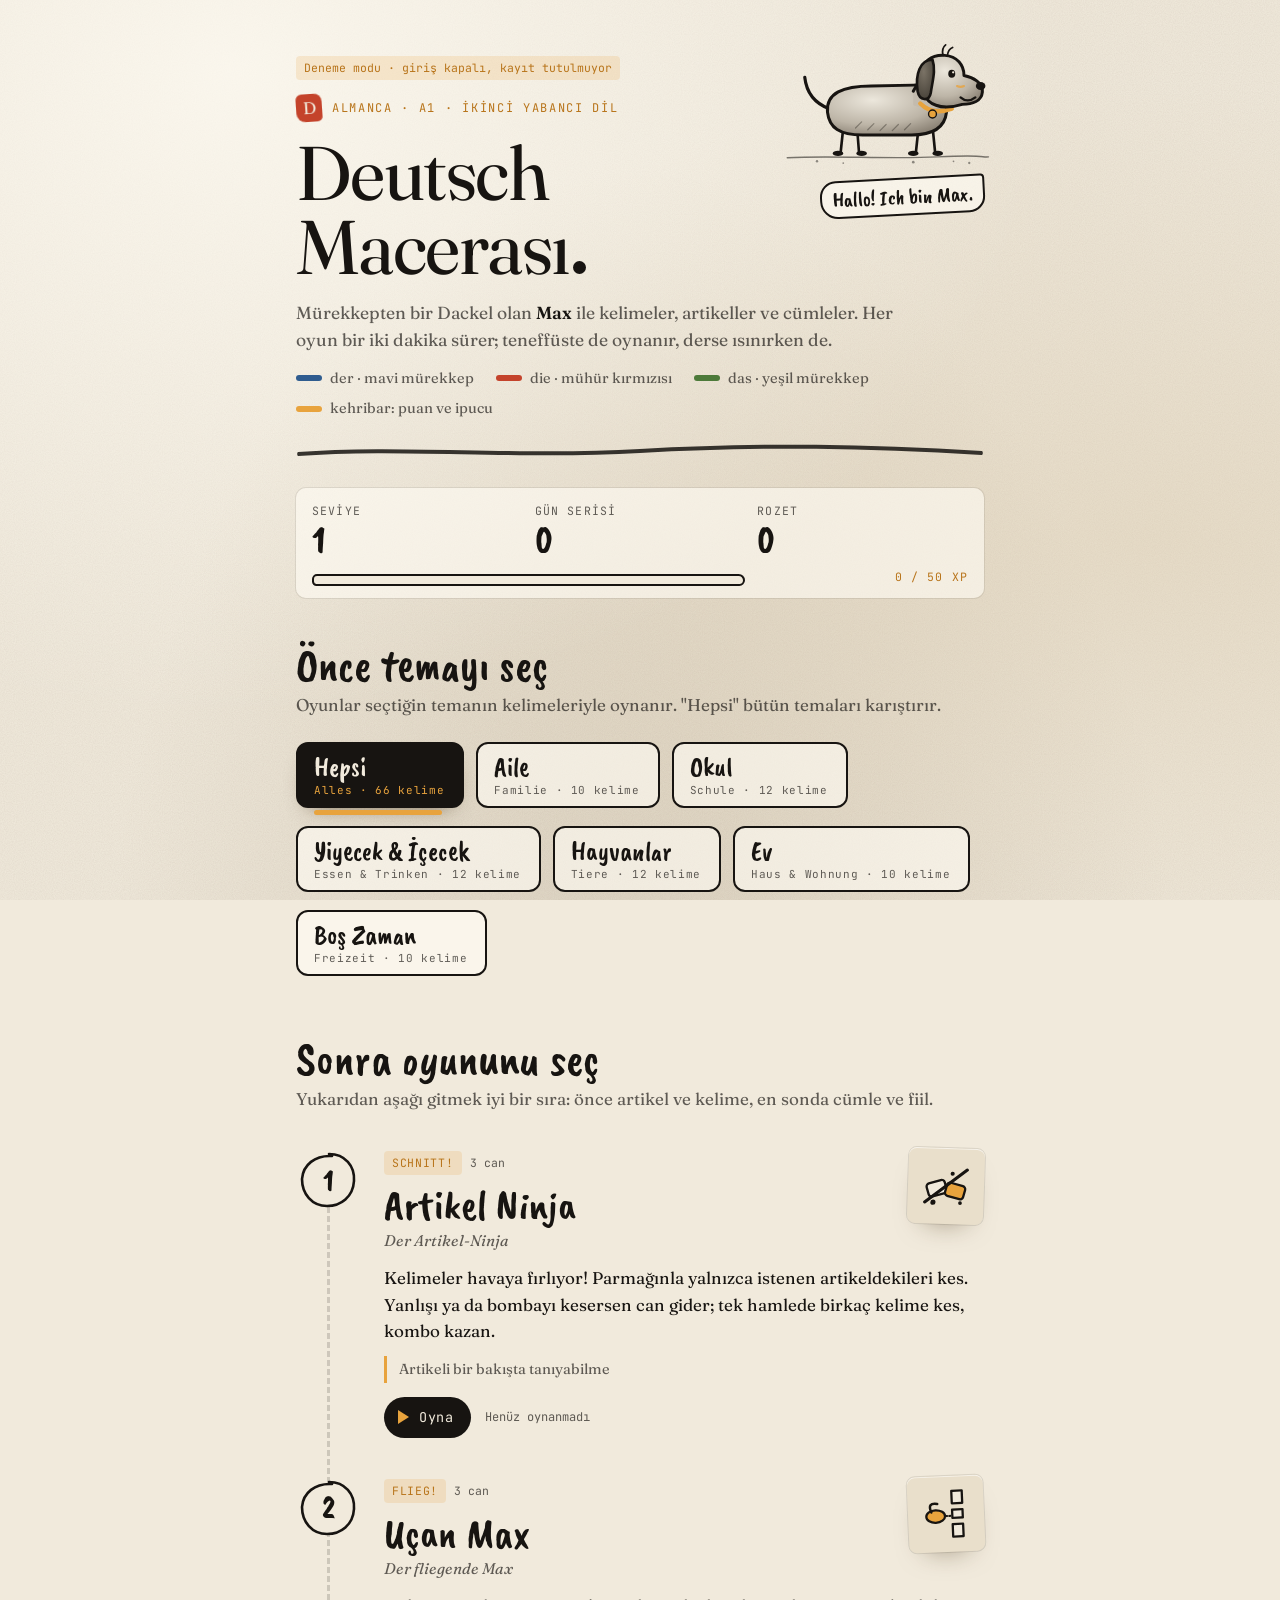
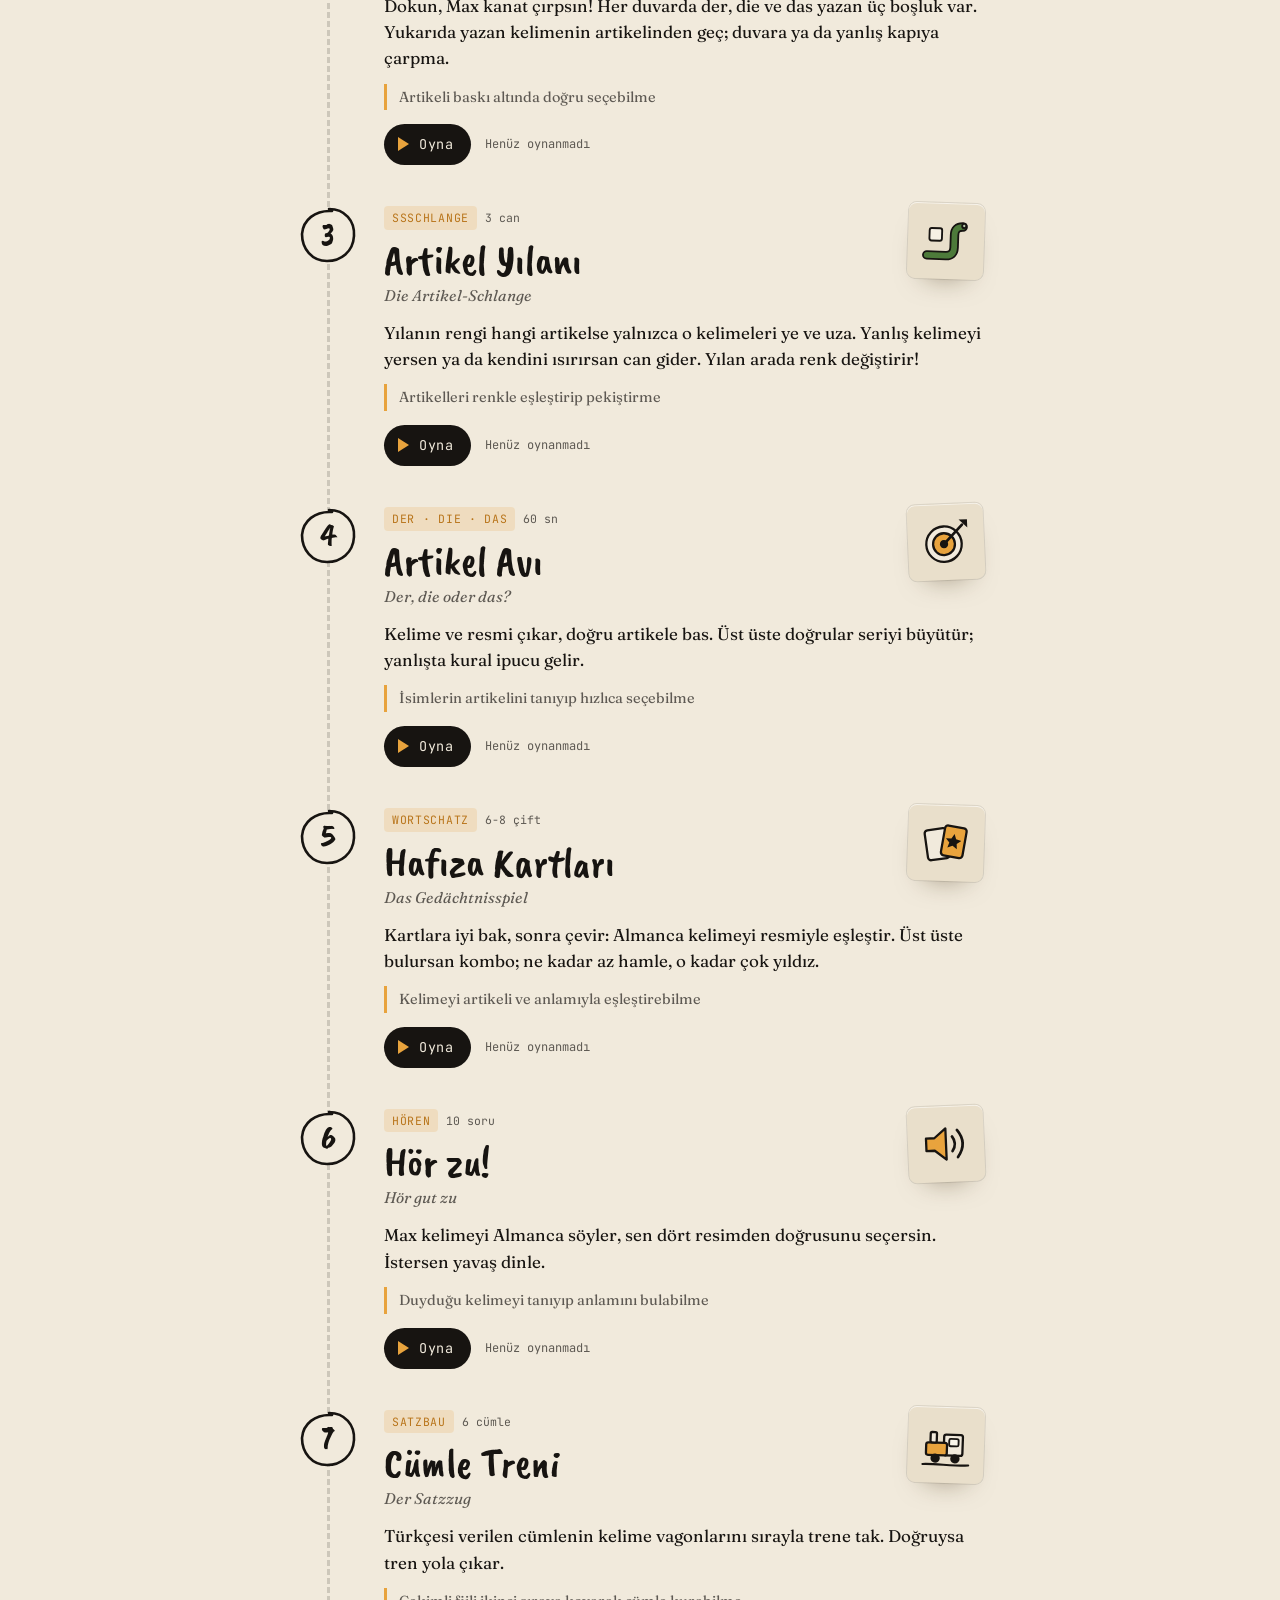
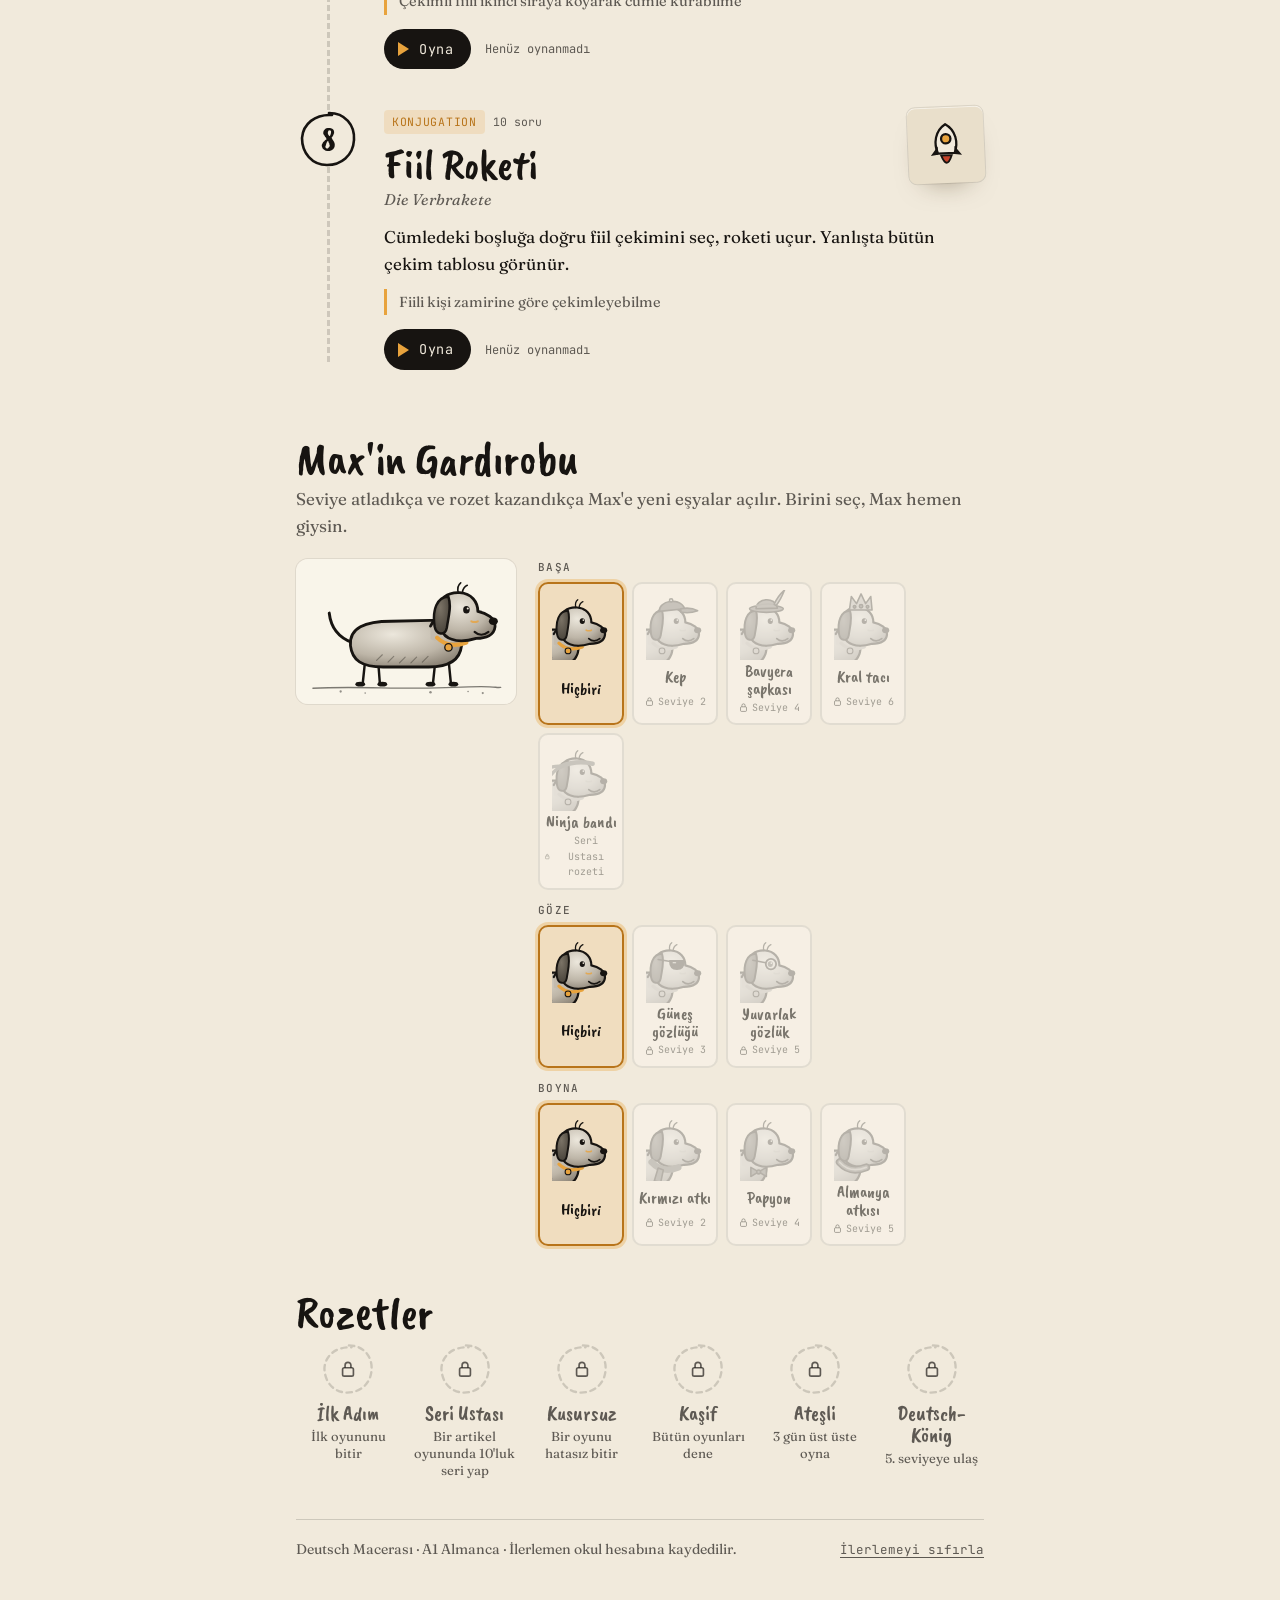
<file: index.html>
<!doctype html>
<html lang="tr">
<head>
  <meta charset="utf-8">
  <meta name="viewport" content="width=device-width, initial-scale=1, viewport-fit=cover">
  <meta name="theme-color" content="#f1eadc">
  <title>Deutsch Macerası</title>
  <link rel="manifest" href="manifest.json">
  <link rel="preconnect" href="https://fonts.googleapis.com">
  <link rel="preconnect" href="https://fonts.gstatic.com" crossorigin>
  <link href="https://fonts.googleapis.com/css2?family=Caveat+Brush&family=Fraunces:ital,opsz,wght@0,9..144,400;0,9..144,600;1,9..144,400&family=JetBrains+Mono:wght@500&family=Noto+Color+Emoji&display=swap" rel="stylesheet">
  <link rel="stylesheet" href="css/style.css">
</head>
<body>
  <!-- GİRİŞ (okul hesabı) -->
  <div id="okul-gate" class="gate" data-state="busy">
    <div class="gate-card">
      <div class="gate-max" id="gate-max"></div>
      <div class="kicker"><span class="seal">D</span>Almanca · A1</div>
      <h1>Deutsch Macerası<span class="dot"></span></h1>
      <p class="lede">Okul Google hesabınla giriş yap. Çalışmaların ve ilerlemen hesabına kaydedilir; hangi cihazdan girersen gir kaldığın yerden devam edersin.</p>
      <button type="button" class="google-btn" data-okul-signin>
        <svg viewBox="0 0 48 48" aria-hidden="true"><path fill="#EA4335" d="M24 9.5c3.54 0 6.71 1.22 9.21 3.6l6.85-6.85C35.9 2.38 30.47 0 24 0 14.62 0 6.51 5.38 2.56 13.22l7.98 6.19C12.43 13.72 17.74 9.5 24 9.5z"/><path fill="#4285F4" d="M46.98 24.55c0-1.57-.15-3.09-.38-4.55H24v9.02h12.94c-.58 2.96-2.26 5.48-4.78 7.18l7.73 6c4.51-4.18 7.09-10.36 7.09-17.65z"/><path fill="#FBBC05" d="M10.53 28.59c-.48-1.45-.76-2.99-.76-4.59s.27-3.14.76-4.59l-7.98-6.19C.92 16.46 0 20.12 0 24c0 3.88.92 7.54 2.56 10.78l7.97-6.19z"/><path fill="#34A853" d="M24 48c6.48 0 11.93-2.13 15.89-5.81l-7.73-6c-2.15 1.45-4.92 2.3-8.16 2.3-6.26 0-11.57-4.22-13.47-9.91l-7.98 6.19C6.51 42.62 14.62 48 24 48z"/></svg>
        Google ile giriş yap
      </button>
      <p class="gate-note">Yalnızca <b>@alkev.k12.tr</b> ve <b>@stu.alkev.k12.tr</b> hesapları.</p>
      <p class="gate-msg" data-okul-msg role="status" aria-live="polite"></p>
    </div>
  </div>

  <div id="app">
    <!-- ANA EKRAN -->
    <section id="screen-home" class="screen active">
      <header class="hero">
        <div class="okul-who" id="okul-who"></div>
        <div class="kicker rise" style="--i:0"><span class="seal">D</span>Almanca · A1 · İkinci yabancı dil</div>
        <h1 class="rise" style="--i:1">Deutsch Macerası<span class="dot"></span></h1>
        <div class="hero-max" id="hero-max"></div>
        <p class="bubble" id="hero-bubble">Hallo! Ich bin Max.</p>
        <p class="lede rise" style="--i:2">Mürekkepten bir Dackel olan <b>Max</b> ile kelimeler, artikeller ve cümleler. Her oyun bir iki dakika sürer; teneffüste de oynanır, derse ısınırken de.</p>
        <div class="rules rise" style="--i:3">
          <span><i class="swatch der"></i>der · mavi mürekkep</span>
          <span><i class="swatch die"></i>die · mühür kırmızısı</span>
          <span><i class="swatch das"></i>das · yeşil mürekkep</span>
          <span><i class="swatch amber"></i>kehribar: puan ve ipucu</span>
        </div>
        <div id="brushline"></div>
      </header>

      <div class="ledger rise" style="--i:4">
        <div class="tally"><small>Seviye</small><b id="p-level">1</b></div>
        <div class="tally"><small>Gün serisi</small><b id="p-streak">0</b></div>
        <div class="tally"><small>Rozet</small><b id="p-badges">0</b></div>
        <div class="xpbar" aria-label="Deneyim puanı"><div id="p-xpfill"></div></div>
        <small class="xptext" id="p-xptext">0 / 50 XP</small>
      </div>

      <h2 class="section-title">Önce temayı seç</h2>
      <p class="section-sub">Oyunlar seçtiğin temanın kelimeleriyle oynanır. "Hepsi" bütün temaları karıştırır.</p>
      <div id="theme-list" class="themes" role="tablist" aria-label="Tema seçimi"></div>

      <a class="duel-card" id="duel-card" href="duello.html" hidden>
        <span class="dc-icon" aria-hidden="true">⚔️</span>
        <span><b>Sınıf Düellosu</b><span id="duel-card-sub">Öğretmeninin tahtaya yansıttığı kodla katıl, sınıfınla canlı yarış.</span></span>
        <span class="dc-go" id="duel-card-go">Katıl →</span>
      </a>

      <section id="league" class="league" hidden>
        <div class="lg-head">
          <div>
            <h2 class="section-title">Haftalık Sınıf Ligi</h2>
            <p class="section-sub" id="league-sub"></p>
          </div>
          <select id="league-pick" aria-label="Sınıf" hidden></select>
        </div>
        <div id="league-body"></div>
        <div id="league-stars"></div>
      </section>

      <h2 class="section-title">Sonra oyununu seç</h2>
      <p class="section-sub">Yukarıdan aşağı gitmek iyi bir sıra: önce artikel ve kelime, en sonda cümle ve fiil.</p>
      <ol id="game-list" class="journey"></ol>

      <h2 class="section-title">Max'in Gardırobu</h2>
      <p class="section-sub">Seviye atladıkça ve rozet kazandıkça Max'e yeni eşyalar açılır. Birini seç, Max hemen giysin.</p>
      <div id="wardrobe" class="wardrobe"></div>

      <h2 class="section-title">Rozetler</h2>
      <div id="badge-list" class="stamps"></div>

      <section id="my-work" class="my-work" hidden>
        <h2 class="section-title">Çalışmalarım</h2>
        <p class="section-sub">Son oyunların ve en çok zorlandığın kelimeler. Öğretmenin de bu kayıtları görür.</p>
        <div id="my-summary" class="my-summary"></div>
        <div class="my-cols">
          <div>
            <h3 class="my-title">Son oyunlar</h3>
            <ol id="my-list" class="my-list"></ol>
          </div>
          <div>
            <h3 class="my-title">Tekrar et</h3>
            <ul id="my-missed" class="my-missed"></ul>
          </div>
        </div>
      </section>

      <footer class="foot">
        <span>Deutsch Macerası · A1 Almanca · İlerlemen okul hesabına kaydedilir.</span>
        <button class="link" id="btn-reset">İlerlemeyi sıfırla</button>
      </footer>
    </section>

    <!-- OYUN EKRANI -->
    <section id="screen-game" class="screen">
      <div class="hud">
        <button class="icon-btn" id="btn-quit" aria-label="Oyundan çık" data-icon="close"></button>
        <div class="progress"><div id="hud-progress"></div></div>
        <div class="hud-info" id="hud-info"></div>
        <div class="hud-score"><span data-icon="star"></span><b id="hud-score">0</b></div>
      </div>
      <div id="game-area"></div>
      <div id="feedback" class="feedback" hidden></div>
    </section>

    <!-- SONUÇ EKRANI -->
    <section id="screen-result" class="screen">
      <div class="result">
        <div class="res-max" id="res-mascot"></div>
        <div class="stars" id="res-stars"></div>
        <h2 id="res-title">Toll!</h2>
        <p id="res-text"></p>
        <p class="xp-gain"><b id="res-xp">+0</b> XP<span id="res-level"></span></p>
        <div id="res-badges"></div>
        <div class="row">
          <button class="btn" id="btn-again">Tekrar oyna</button>
          <button class="btn ghost" id="btn-home">Ana menü</button>
        </div>
      </div>
    </section>
  </div>

  <div id="confetti" aria-hidden="true"></div>

  <script src="js/firebase-config.js"></script>
  <script src="js/data.js"></script>
  <script src="js/art.js"></script>
  <script src="js/audio.js"></script>
  <script src="js/arcade.js"></script>
  <script src="js/app.js"></script>
  <script type="module" src="js/okul.js"></script>
</body>
</html>
</file>
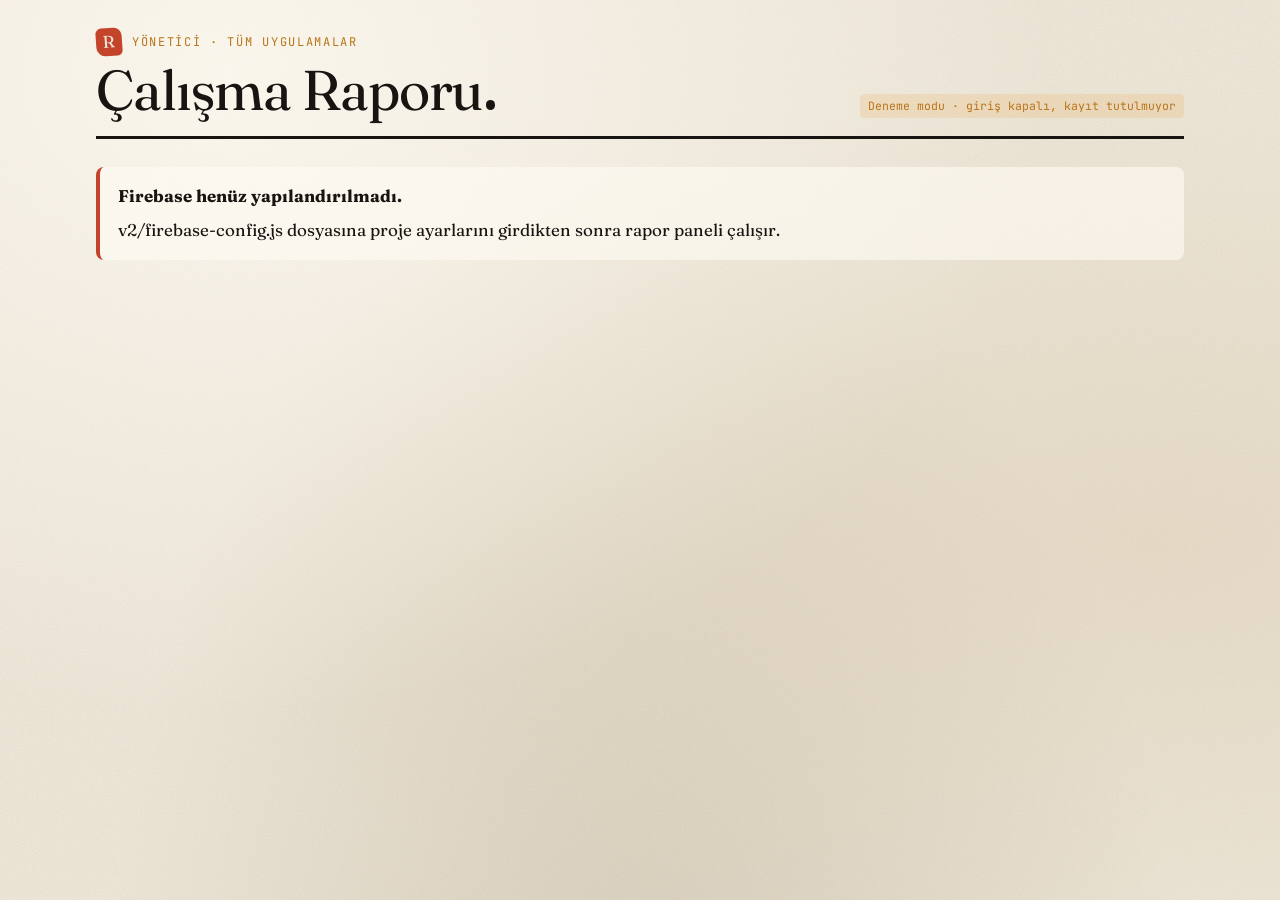
<file: admin.html>
<!doctype html>
<html lang="tr">
<head>
  <meta charset="utf-8">
  <meta name="viewport" content="width=device-width, initial-scale=1, viewport-fit=cover">
  <meta name="theme-color" content="#f1eadc">
  <meta name="robots" content="noindex">
  <title>Çalışma Raporu</title>
  <link rel="preconnect" href="https://fonts.googleapis.com">
  <link rel="preconnect" href="https://fonts.gstatic.com" crossorigin>
  <link href="https://fonts.googleapis.com/css2?family=Caveat+Brush&family=Fraunces:ital,opsz,wght@0,9..144,400;0,9..144,600;1,9..144,400&family=JetBrains+Mono:wght@500&display=swap" rel="stylesheet">
  <link rel="stylesheet" href="css/style.css">
  <link rel="stylesheet" href="css/admin.css">
</head>
<body class="admin">
  <div id="okul-gate" class="gate" data-state="busy">
    <div class="gate-card">
      <div class="kicker"><span class="seal">R</span>Yönetici</div>
      <h1>Çalışma Raporu<span class="dot"></span></h1>
      <p class="lede">Öğrencilerin hangi uygulamada ne kadar çalıştığını, neleri doğru ve yanlış yaptığını görmek için yönetici okul hesabınızla giriş yapın.</p>
      <button type="button" class="google-btn" data-okul-signin>
        <svg viewBox="0 0 48 48" aria-hidden="true"><path fill="#EA4335" d="M24 9.5c3.54 0 6.71 1.22 9.21 3.6l6.85-6.85C35.9 2.38 30.47 0 24 0 14.62 0 6.51 5.38 2.56 13.22l7.98 6.19C12.43 13.72 17.74 9.5 24 9.5z"/><path fill="#4285F4" d="M46.98 24.55c0-1.57-.15-3.09-.38-4.55H24v9.02h12.94c-.58 2.96-2.26 5.48-4.78 7.18l7.73 6c4.51-4.18 7.09-10.36 7.09-17.65z"/><path fill="#FBBC05" d="M10.53 28.59c-.48-1.45-.76-2.99-.76-4.59s.27-3.14.76-4.59l-7.98-6.19C.92 16.46 0 20.12 0 24c0 3.88.92 7.54 2.56 10.78l7.97-6.19z"/><path fill="#34A853" d="M24 48c6.48 0 11.93-2.13 15.89-5.81l-7.73-6c-2.15 1.45-4.92 2.3-8.16 2.3-6.26 0-11.57-4.22-13.47-9.91l-7.98 6.19C6.51 42.62 14.62 48 24 48z"/></svg>
        Google ile giriş yap
      </button>
      <p class="gate-msg" data-okul-msg role="status" aria-live="polite"></p>
    </div>
  </div>

  <div id="app" class="wide">
    <header class="a-head">
      <div>
        <div class="kicker"><span class="seal">R</span>Yönetici · tüm uygulamalar</div>
        <h1>Çalışma Raporu<span class="dot"></span></h1>
      </div>
      <div class="okul-who" id="okul-who"></div>
    </header>

    <div id="denied" class="notice" hidden>
      <b>Bu hesabın rapor yetkisi yok.</b>
      Raporları yalnızca yönetici olarak eklenen okul hesapları görebilir. Yöneticiyi Firebase konsolunda
      <code>admins</code> koleksiyonuna e-posta adresinizle bir belge ekleyerek tanımlarsınız (README'deki adımlar).
      <div class="row left"><a class="btn ghost" href="index.html">Oyuna dön</a></div>
    </div>

    <main id="report" hidden>
      <div class="filters" role="group" aria-label="Filtreler">
        <label>Dönem
          <select id="f-range">
            <option value="7">Son 7 gün</option>
            <option value="30" selected>Son 30 gün</option>
            <option value="90">Son 90 gün</option>
            <option value="365">Son 1 yıl</option>
          </select>
        </label>
        <label>Sınıf <select id="f-sinif"><option value="">Bütün sınıflar</option></select></label>
        <label>Uygulama <select id="f-app"><option value="">Hepsi</option></select></label>
        <label>Oyun <select id="f-game"><option value="">Hepsi</option></select></label>
        <label class="grow">Ara <input id="f-q" type="search" placeholder="Ad veya e-posta"></label>
        <button type="button" class="btn ghost" id="f-refresh">Yenile</button>
      </div>
      <p class="status" id="status" role="status" aria-live="polite">Yükleniyor…</p>

      <section class="tiles" id="tiles"></section>

      <section class="panel">
        <div class="panel-head"><h2 class="section-title">Günlük çalışma</h2><span class="hint-r" id="chart-note"></span></div>
        <div class="chart" id="chart"></div>
      </section>

      <section class="panel">
        <div class="panel-head"><h2 class="section-title">Sınıflar</h2></div>
        <p class="section-sub">Sınıf listesine göre. Bir sınıfa tıklayınca bütün rapor o sınıfa süzülür; tekrar tıklayınca kalkar.</p>
        <p id="classes-empty" class="muted" hidden>Henüz sınıf listesi yüklenmedi. Aşağıdaki <b>Sınıf listesi</b> bölümünden yükleyin.</p>
        <div class="table-wrap"><table id="t-classes"></table></div>
      </section>

      <section class="panel">
        <div class="panel-head">
          <h2 class="section-title">Öğrenciler</h2>
          <button type="button" class="btn ghost small" id="csv-students">CSV indir</button>
        </div>
        <p class="section-sub">Sınıf listesindeki herkes ve giriş yapan bütün hesaplar. Bir satıra tıklayınca öğrencinin ayrıntıları açılır; başlıklara tıklayarak sıralayın.</p>
        <div class="table-wrap"><table id="t-students"></table></div>
      </section>

      <section class="panel" id="detail" hidden></section>

      <section class="panel">
        <div class="panel-head"><h2 class="section-title">Uygulama ve oyunlar</h2></div>
        <div class="table-wrap"><table id="t-games"></table></div>
      </section>

      <section class="panel">
        <div class="panel-head">
          <h2 class="section-title">En çok yanlış yapılanlar</h2>
          <button type="button" class="btn ghost small" id="csv-sessions">Tüm oturumlar CSV</button>
        </div>
        <p class="section-sub">Derste tekrar etmeye değer konular: en az 3 kez sorulmuş, yanlış oranı en yüksek sorular.</p>
        <div class="table-wrap"><table id="t-missed"></table></div>
      </section>

      <section class="panel sets" id="sets">
        <div class="panel-head">
          <h2 class="section-title">Hafıza oyunu kelimeleri</h2>
          <button type="button" class="btn small" id="s-new">Yeni kelime seti</button>
        </div>
        <p class="section-sub">Hafıza Kartları oyunu için kelime havuzundan setler hazırlayın. Öğrenci oyunu açınca setlerinizden birini seçer; her oyunda setten 6-8 kelime karışık gelir. Bir seti belirli sınıflara açabilir ya da bütün sınıflara bırakabilirsiniz.</p>
        <div id="s-list" class="s-list"></div>
        <div id="s-editor" class="s-editor" hidden>
          <div class="s-row">
            <label class="s-name">Set adı <input id="s-name" maxlength="60" placeholder="ör. 3. Ünite: Okulda"></label>
            <div class="s-classes" role="group" aria-label="Hangi sınıflar görsün">
              <span class="r-label">Kimler görsün</span>
              <div id="s-classes" class="chips"></div>
            </div>
          </div>
          <div class="s-tools">
            <input id="s-q" type="search" placeholder="Kelime ara (Almanca ya da Türkçe)">
            <span id="s-count" class="s-count"></span>
          </div>
          <div id="s-picked" class="s-picked"></div>
          <div id="s-pool" class="s-pool"></div>
          <div class="row left s-actions">
            <button type="button" class="btn small" id="s-save">Seti kaydet</button>
            <button type="button" class="btn ghost small" id="s-cancel">Vazgeç</button>
            <button type="button" class="btn ghost small danger" id="s-delete" hidden>Seti sil</button>
            <span class="status" id="s-status" role="status" aria-live="polite"></span>
          </div>
        </div>
      </section>

      <section class="panel roster" id="roster">
        <div class="panel-head"><h2 class="section-title">Sınıf listesi</h2></div>
        <p class="section-sub">Öğrencilerin sınıfları buradan yüklenir; öğrenciler sınıf seçmez. Excel'de <b>e-posta</b>, <b>sınıf</b> ve isterseniz <b>ad soyad</b> sütunlarını seçip kopyalayın ve aşağıya yapıştırın ya da CSV dosyası seçin. Sütun sırası önemli değil; "9A", "9/A", "9 A" hepsi 9-A olarak okunur. Aynı e-posta tekrar yüklenirse sınıfı güncellenir.</p>
        <p id="r-current" class="r-current"></p>
        <div class="r-input">
          <label for="r-text" class="r-label">Listeyi yapıştırın</label>
          <textarea id="r-text" rows="6" placeholder="ali.yilmaz@stu.alkev.k12.tr	9-A	Ali Yılmaz&#10;ayse.kaya@stu.alkev.k12.tr	9-B	Ayşe Kaya"></textarea>
          <div class="row left">
            <label class="btn ghost small file-btn">CSV dosyası seç<input id="r-file" type="file" accept=".csv,.txt,.tsv,text/csv,text/plain"></label>
            <button type="button" class="btn small" id="r-save" disabled>Listeyi kaydet</button>
            <button type="button" class="btn ghost small" id="r-clear" hidden>Listeyi temizle</button>
            <span class="status" id="r-status" role="status" aria-live="polite"></span>
          </div>
        </div>
        <div id="r-preview"></div>
        <p class="hint-r">Öğrenci adları ve e-postaları yalnızca bu Firebase projesinde saklanır, GitHub'a yazılmaz; yalnızca yöneticiler görebilir.</p>
      </section>
    </main>
  </div>
  <div class="tip" id="tip" hidden></div>

  <script src="js/firebase-config.js"></script>
  <script src="js/data.js"></script>
  <script type="module" src="js/okul.js"></script>
  <script type="module" src="js/admin.js"></script>
  <script type="module" src="js/setler.js"></script>
</body>
</html>
</file>
<file: css/style.css>
/* Yerleşim: kâğıt üstüne mürekkep. Tek sütun; üstte Max'li açılış, altında kesik çizgili
   bir "yol" boyunca numaralı oyunlar. Bilinçli olarak tek (açık) tema: kâğıt dünyası.
   Renk yalnızca anlam taşır: siyah mürekkep = kelime, kehribar = puan/ipucu,
   der/die/das = mavi mürekkep / mühür kırmızısı / yeşil mürekkep. */
:root {
  color-scheme: light;
  --paper: #f1eadc;
  --paper-2: #e9dfcb;
  --paper-hi: rgba(255, 252, 244, .62);
  --ink: #171411;
  --ink-soft: rgba(23, 20, 17, .68);
  --ink-faint: rgba(23, 20, 17, .16);
  --amber: #e8a33d;
  --amber-deep: #b8741a;
  --amber-wash: rgba(232, 163, 61, .18);
  --seal: #c4432b;
  --der: #2f5c8f;
  --die: #c4432b;
  --das: #4d7a3a;
  --ok: #4d7a3a;
  --bad: #c4432b;
  --lift: 0 1px 0 rgba(255, 255, 255, .6) inset, 0 14px 28px -18px rgba(60, 40, 10, .55), 0 0 0 1px rgba(23, 20, 17, .1);
  --brush: 'Caveat Brush', 'Comic Sans MS', cursive;
  --serif: 'Fraunces', Georgia, serif;
  --mono: 'JetBrains Mono', ui-monospace, monospace;
  --emoji: 'Noto Color Emoji', 'Apple Color Emoji', 'Segoe UI Emoji', sans-serif;
  --ease: cubic-bezier(.2, .8, .2, 1);
  --spring: cubic-bezier(.34, 1.56, .64, 1);
}

* { box-sizing: border-box; }
html { -webkit-text-size-adjust: 100%; }
html, body { margin: 0; }
body {
  color: var(--ink); font-family: var(--serif); font-size: 17px; line-height: 1.55;
  background-color: var(--paper);
  background-image:
    radial-gradient(ellipse at 18% 8%, rgba(255, 252, 244, .75), transparent 55%),
    radial-gradient(ellipse at 90% 60%, rgba(214, 196, 164, .35), transparent 60%),
    radial-gradient(ellipse at 50% 120%, rgba(120, 96, 60, .18), transparent 60%),
    url("data:image/svg+xml,%3Csvg xmlns='http://www.w3.org/2000/svg' width='180' height='180'%3E%3Cfilter id='n'%3E%3CfeTurbulence type='fractalNoise' baseFrequency='.9' numOctaves='2' stitchTiles='stitch'/%3E%3CfeColorMatrix values='0 0 0 0 .1  0 0 0 0 .08  0 0 0 0 .05  0 0 0 .09 0'/%3E%3C/filter%3E%3Crect width='100%25' height='100%25' filter='url(%23n)'/%3E%3C/svg%3E");
  background-attachment: fixed;
  -webkit-tap-highlight-color: transparent;
}
button { font: inherit; color: inherit; cursor: pointer; border: 0; background: none; padding: 0; }
button:focus-visible { outline: 3px solid var(--amber); outline-offset: 3px; }
svg { display: block; }
small { color: var(--ink-soft); }
#app { max-width: 720px; margin: 0 auto; padding: 0 16px 56px; }
.emoji { font-family: var(--emoji); font-weight: 400; line-height: 1; filter: saturate(.55) sepia(.18) contrast(1.05); }

.screen { display: none; }
.screen.active { display: block; }
[hidden] { display: none !important; }

/* ---------- AÇILIŞ ---------- */
.hero { position: relative; padding: 36px 0 8px; display: grid; gap: 14px; }
.kicker { font-family: var(--mono); font-size: 12px; letter-spacing: .14em; text-transform: uppercase; color: var(--amber-deep); display: flex; align-items: center; gap: 10px; padding-right: 120px; }
.seal { flex: none; width: 26px; height: 28px; display: grid; place-items: center; background: var(--seal); color: var(--paper); font-family: var(--serif); font-size: 17px; letter-spacing: 0; border-radius: 6px 8px 5px 9px; transform: rotate(-4deg); }
.hero h1 { margin: 0; font-family: var(--serif); font-weight: 400; font-size: clamp(44px, 12vw, 76px); line-height: .98; letter-spacing: -.02em; padding-right: 110px; text-wrap: balance; }
.dot { display: inline-block; width: .17em; height: .17em; border-radius: 50%; background: var(--ink); margin-left: .06em; vertical-align: baseline; }
.hero-max { position: absolute; right: -8px; top: 22px; width: 150px; }
.bubble {
  position: absolute; right: 0; top: 128px; margin: 0; max-width: 122px;
  font-family: var(--brush); font-size: 18px; line-height: 1.05; text-align: center;
  background: var(--paper-hi); border: 2px solid var(--ink); border-radius: 16px 4px 16px 18px; padding: 6px 10px;
  transform-origin: 70% 0; transform: rotate(-3deg);
}
.bubble.say { animation: say .5s var(--spring); }
@keyframes say { from { transform: rotate(-3deg) scale(.3); opacity: 0; } }
.lede { margin: 0; color: var(--ink-soft); font-size: 17.5px; max-width: 36em; }
.lede b { color: var(--ink); font-weight: 600; }
.rules { display: flex; flex-wrap: wrap; gap: 8px 22px; font-size: 14.5px; color: var(--ink-soft); }
.rules span { display: inline-flex; align-items: center; gap: 8px; }
.swatch { width: 26px; height: 6px; border-radius: 3px; background: var(--ink); }
.swatch.der { background: var(--der); } .swatch.die { background: var(--die); } .swatch.das { background: var(--das); } .swatch.amber { background: var(--amber); }
.brushline { width: 100%; height: 22px; margin-top: 6px; }
.brushline path { fill: none; stroke: var(--ink); stroke-width: 4; stroke-linecap: round; opacity: .85; stroke-dasharray: 1200; animation: draw 1.4s .5s cubic-bezier(.6, .1, .2, 1) both; }
@keyframes draw { from { stroke-dashoffset: 1200; } to { stroke-dashoffset: 0; } }
.rise { animation: rise .8s var(--ease) both; animation-delay: calc(var(--i, 0) * 110ms + 120ms); }
@keyframes rise { from { opacity: 0; transform: translateY(18px); } }

/* ---------- MAX (mürekkep) ---------- */
.max { width: 100%; height: auto; overflow: visible; }
.mx-inked { animation: boil .45s steps(1) infinite; }
@keyframes boil { 0% { filter: url(#ink1); } 33% { filter: url(#ink2); } 66% { filter: url(#ink3); } }
.mx-fill { fill: url(#mx-grey); stroke: var(--ink); stroke-width: 3.4; stroke-linejoin: round; }
.mx-neck { fill: #c3bbae; }
.mx-neckline { stroke: var(--ink); stroke-width: 3.4; fill: none; stroke-linecap: round; }
.mx-earfill { fill: url(#mx-ear); stroke: var(--ink); stroke-width: 3; stroke-linejoin: round; }
.mx-stroke, .mx-line, .mx-brow, .mx-hair, .mx-legs path { stroke: var(--ink); fill: none; stroke-linecap: round; }
.mx-legs path { stroke-width: 3; }
.mx-legs ellipse, .mx-nose, .mx-dot { fill: var(--ink); }
.mx-line { stroke-width: 2.6; }
.mx-brow { stroke-width: 2.2; opacity: 0; }
.mx-hair { stroke-width: 2; }
.mx-hatch { stroke: var(--ink); stroke-width: 1.4; opacity: .35; fill: none; stroke-linecap: round; }
.mx-cheek { stroke: var(--amber); stroke-width: 2.4; fill: none; stroke-linecap: round; opacity: .8; }
.mx-glint { fill: var(--paper); }
.mx-collar { stroke: var(--amber); stroke-width: 5; fill: none; stroke-linecap: round; }
.mx-tag { fill: var(--amber); stroke: var(--ink); stroke-width: 1.6; }
.mx-ground path { stroke: var(--ink); opacity: .55; }
.mx-ground circle { fill: var(--ink); opacity: .45; }
.mx-sparks path { stroke: var(--amber); stroke-width: 4; stroke-linecap: round; fill: none; stroke-dasharray: 14; stroke-dashoffset: 14; }
.mx-sad { display: none; }
.mx-tail, .mx-head, .mx-eye, .mx-ear, .mx-all, .mx-body, .mx-brow { transform-box: view-box; }
.mx-tail { transform-origin: 54px 90px; animation: wag .42s ease-in-out infinite alternate; }
.mx-head { transform-origin: 176px 88px; animation: nod 3.4s ease-in-out infinite; }
.mx-eye { transform-origin: 194px 50px; animation: blink 4.4s infinite; }
.mx-ear { transform-origin: 170px 38px; animation: flop 3.4s ease-in-out infinite; }
.mx-body { transform-origin: 120px 120px; animation: breathe 3.4s ease-in-out infinite; }
@keyframes wag { from { transform: rotate(-12deg); } to { transform: rotate(14deg); } }
@keyframes nod { 50% { transform: rotate(-3.5deg); } }
@keyframes blink { 0%, 93%, 100% { transform: scaleY(1); } 96% { transform: scaleY(.12); } }
@keyframes flop { 50% { transform: rotate(7deg); } }
@keyframes breathe { 50% { transform: scaleY(1.025); } }
.hero-max .max .mx-all { animation: hop 1.4s 1.1s 2 ease-in-out; transform-origin: 120px 145px; }
.hero-max .mx-sparks path, .max.jump .mx-sparks path { animation: spark 1.6s 1.1s ease-out 2; }
@keyframes spark { 0% { stroke-dashoffset: 14; opacity: 1; } 40% { stroke-dashoffset: 0; } 100% { stroke-dashoffset: -14; opacity: 0; } }
@keyframes hop { 0%, 100% { transform: translateY(0); } 45% { transform: translateY(-14px) scaleY(1.03); } 60% { transform: translateY(0) scaleY(.97); } }
.max.jump .mx-all { animation: hop .8s ease-in-out 2; transform-origin: 120px 145px; }
.max.jump .mx-sparks path { animation-delay: 0s; animation-duration: .8s; }
.max.jump .mx-tail { animation-duration: .16s; }
.max.sad .mx-happy, .max.sad .mx-cheek { display: none; }
.max.sad .mx-sad { display: inline; }
.max.sad .mx-brow { opacity: 1; transform: rotate(9deg); transform-origin: 194px 36px; }
.max.sad .mx-tail { animation: none; transform: rotate(-40deg); }
.max.sad .mx-ear { animation: none; transform: rotate(16deg); }
.max.sad .mx-head { animation: none; transform: rotate(6deg) translateY(4px); }

/* ---------- DEFTER (istatistik) ---------- */
.ledger {
  margin-top: 18px; display: grid; grid-template-columns: repeat(3, 1fr); gap: 4px 12px; align-items: end;
  padding: 14px 16px 12px; border-radius: 10px; background: var(--paper-hi); box-shadow: 0 0 0 1px rgba(23, 20, 17, .08);
}
.tally { display: grid; gap: 0; }
.tally small, .xptext { font-family: var(--mono); font-size: 11.5px; letter-spacing: .1em; text-transform: uppercase; }
.tally b { font-family: var(--brush); font-weight: 400; font-size: 40px; line-height: 1; }
.xpbar { grid-column: 1 / 3; height: 12px; border: 2px solid var(--ink); border-radius: 8px 10px 9px 7px; overflow: hidden; margin-top: 10px; background: var(--paper); }
.xpbar div { height: 100%; background: var(--amber); transition: width 1s var(--ease);
  background-image: repeating-linear-gradient(-55deg, transparent 0 5px, rgba(23, 20, 17, .14) 5px 6.5px); }
.xptext { grid-column: 3; justify-self: end; font-variant-numeric: tabular-nums; color: var(--amber-deep); }

/* ---------- BÖLÜM BAŞLIKLARI ---------- */
.section-title { font-family: var(--brush); font-weight: 400; font-size: clamp(34px, 9vw, 46px); margin: 44px 0 4px; line-height: 1; }
.section-sub { margin: 0 0 20px; color: var(--ink-soft); }

/* ---------- TEMALAR ---------- */
.themes { display: flex; gap: 12px; overflow-x: auto; margin: 0 -16px; padding: 4px 16px 16px; scrollbar-width: none; }
.themes::-webkit-scrollbar { display: none; }
.theme {
  flex: none; position: relative; display: grid; text-align: left;
  font-family: var(--brush); font-size: 27px; line-height: 1; padding: 10px 18px 10px 16px;
  border-radius: 12px; border: 2.5px solid var(--ink); background: var(--paper-hi);
  transition: transform .25s var(--ease), background .2s, color .2s;
}
.theme small { font-family: var(--mono); font-size: 11px; letter-spacing: .06em; margin-top: 4px; }
.theme:hover { transform: translateY(-2px) rotate(-.6deg); }
.theme[aria-selected="true"] { background: var(--ink); color: var(--paper); box-shadow: 0 10px 22px -14px rgba(60, 40, 10, .8); }
.theme[aria-selected="true"] small { color: var(--amber); }
.theme[aria-selected="true"]::after { content: ''; position: absolute; left: 16px; right: 20px; bottom: -9px; height: 5px; border-radius: 3px; background: var(--amber); }

/* ---------- OYUN YOLU ---------- */
.journey { position: relative; list-style: none; margin: 0; padding: 0; }
.journey::before { content: ''; position: absolute; left: 21px; top: 30px; bottom: 30px; border-left: 3px dashed var(--ink-faint); }
.step { position: relative; display: grid; grid-template-columns: 44px minmax(0, 1fr); gap: 16px; padding: 16px 0 22px; animation: rise .8s var(--ease) both; animation-delay: calc(var(--i, 0) * 110ms + 200ms); }
.num { position: relative; z-index: 1; width: 44px; height: 44px; display: grid; place-items: center; }
.num svg { position: absolute; inset: 0; }
.num svg path, .seal-ring svg:first-child path { fill: var(--paper); stroke: var(--ink); stroke-width: 2.6; stroke-linecap: round; stroke-dasharray: 200; animation: draw-c 1.2s both; animation-delay: calc(var(--i, 0) * 110ms + 400ms); }
@keyframes draw-c { from { stroke-dashoffset: 200; } to { stroke-dashoffset: 0; } }
.num b { position: relative; font-family: var(--brush); font-weight: 400; font-size: 25px; }
.meta { min-width: 0; }
.meta-top { display: grid; grid-template-columns: minmax(0, 1fr) auto; gap: 12px; align-items: start; }
.code { font-family: var(--mono); font-size: 11.5px; letter-spacing: .06em; color: var(--amber-deep); background: var(--amber-wash); padding: 3px 8px; border-radius: 4px; display: inline-block; }
.dur { font-family: var(--mono); font-size: 11.5px; color: var(--ink-soft); margin-left: 8px; }
.meta h3 { font-family: var(--brush); font-weight: 400; font-size: clamp(32px, 8.5vw, 42px); line-height: 1; margin: 10px 0 2px; }
.meta .de { font-style: italic; color: var(--ink-soft); margin: 0; font-size: 15.5px; }
.g-tile { width: 76px; height: 76px; display: grid; place-items: center; border-radius: 8px; background: var(--paper-2); box-shadow: var(--lift); transform: rotate(2deg); transition: transform .35s var(--ease); }
.step:nth-child(even) .g-tile { transform: rotate(-2.5deg); }
.step:hover .g-tile { transform: translateY(-3px) rotate(-1deg); }
.g-tile svg { width: 50px; height: 50px; }
.i-main { fill: var(--amber); stroke: var(--ink); stroke-width: 2.2; stroke-linejoin: round; }
.i-soft { fill: var(--paper); stroke: var(--ink); stroke-width: 2.2; stroke-linejoin: round; }
.i-paper { fill: var(--paper-hi); stroke: var(--ink); stroke-width: 1.8; }
.i-ink { fill: var(--ink); }
.i-line { stroke: var(--ink); fill: none; stroke-linecap: round; }
.i-flame { fill: var(--seal); stroke: var(--ink); stroke-width: 1.8; }
.what { margin: 12px 0 0; }
.outcome { font-size: 14.5px; color: var(--ink-soft); border-left: 3px solid var(--amber); padding: 2px 0 2px 12px; margin: 12px 0 14px; }
.links { display: flex; flex-wrap: wrap; align-items: center; gap: 10px 14px; }
.play { display: inline-flex; align-items: center; gap: 10px; padding: 10px 18px 10px 14px; border-radius: 999px; background: var(--ink); color: var(--paper); font-family: var(--mono); font-size: 13.5px; letter-spacing: .04em; transition: transform .2s var(--ease), background .2s, color .2s; }
.play i { width: 0; height: 0; border-left: 11px solid var(--amber); border-top: 7px solid transparent; border-bottom: 7px solid transparent; }
.play:hover { background: var(--amber); color: var(--ink); }
.play:hover i { border-left-color: var(--ink); }
.play:active { transform: scale(.96); }
.best { font-family: var(--mono); font-size: 12px; color: var(--ink-soft); font-variant-numeric: tabular-nums; }

/* ---------- ROZETLER (mühür) ---------- */
.stamps { display: grid; grid-template-columns: repeat(3, minmax(0, 1fr)); gap: 18px 12px; }
.stamp { display: grid; justify-items: center; align-content: start; gap: 4px; text-align: center; }
.seal-ring { position: relative; width: 58px; height: 58px; display: grid; place-items: center; color: var(--ink-soft); }
.seal-ring svg { position: absolute; inset: 0; width: 100%; height: 100%; }
.seal-ring svg:first-child path { stroke-dasharray: 6 5; animation: none; stroke: var(--ink-faint); fill: transparent; }
.seal-ring > svg:not(:first-child) { position: relative; inset: auto; width: 20px; height: 20px; }
.seal-ring .emoji { position: relative; font-size: 26px; filter: none; }
.stamp.got .seal-ring svg:first-child path, .new-badge .seal-ring svg:first-child path { stroke: var(--seal); stroke-dasharray: none; stroke-width: 3; fill: rgba(196, 67, 43, .08); }
.stamp.got .seal-ring { transform: rotate(-6deg); }
.stamp b { font-family: var(--brush); font-weight: 400; font-size: 21px; line-height: 1.05; }
.stamp:not(.got) b { color: var(--ink-soft); }
.stamp small { font-size: 13px; line-height: 1.3; }

.foot { margin-top: 40px; padding-top: 16px; border-top: 1px solid var(--ink-faint); font-size: 14px; color: var(--ink-soft); display: flex; flex-wrap: wrap; justify-content: space-between; align-items: center; gap: 10px; }
.link { font-family: var(--mono); font-size: 12.5px; color: var(--ink-soft); text-decoration: underline; text-underline-offset: 3px; padding: 4px 0; text-align: left; }

/* ---------- OYUN ÜST ÇUBUĞU ---------- */
.hud { display: flex; align-items: center; gap: 12px; padding: 18px 0; }
.icon-btn { width: 40px; height: 40px; flex: none; display: grid; place-items: center; border: 2.5px solid var(--ink); border-radius: 10px 12px 9px 11px; background: var(--paper-hi); }
.icon-btn svg { width: 18px; height: 18px; }
.progress { flex: 1; height: 12px; border: 2px solid var(--ink); border-radius: 8px 10px 9px 7px; overflow: hidden; background: var(--paper-hi); }
.progress div { height: 100%; width: 0; background: var(--amber); transition: width .6s var(--ease); background-image: repeating-linear-gradient(-55deg, transparent 0 5px, rgba(23, 20, 17, .14) 5px 6.5px); }
.hud-info { font-family: var(--mono); font-size: 12.5px; color: var(--ink-soft); white-space: nowrap; font-variant-numeric: tabular-nums; }
.hud-score { display: flex; align-items: center; gap: 4px; font-family: var(--brush); font-size: 28px; line-height: 1; font-variant-numeric: tabular-nums; }
.hud-score svg { width: 20px; height: 20px; fill: var(--amber); stroke: var(--ink); stroke-width: 1.6; }

/* ---------- SORU KARTI ---------- */
.prompt {
  position: relative; display: grid; justify-items: center; gap: 4px; text-align: center;
  background: var(--paper-hi); border-radius: 10px; box-shadow: var(--lift); padding: 22px 18px 20px; margin-bottom: 20px;
  animation: card-in .55s var(--ease);
}
.prompt.enter { animation: card-in .55s var(--ease); }
@keyframes card-in { from { opacity: 0; transform: translateY(20px) rotate(-1.2deg); } }
.prompt .emoji { font-size: 74px; animation: bob 2.6s ease-in-out infinite; }
@keyframes bob { 50% { transform: translateY(-5px) rotate(-2deg); } }
.prompt .word { font-family: var(--brush); font-size: clamp(42px, 12vw, 56px); line-height: 1.05; overflow-wrap: anywhere; }
.prompt .tr { color: var(--ink-soft); font-style: italic; }
.prompt .tr.big { font-size: 22px; color: var(--ink); font-style: normal; }
.prompt .eyebrow { margin: 0; font-family: var(--mono); font-size: 11.5px; letter-spacing: .12em; text-transform: uppercase; color: var(--amber-deep); }
.blank { display: inline-block; min-width: 2.2em; text-align: center; color: var(--ink-faint); border-bottom: 3px dashed var(--ink-soft); line-height: 1; }
.blank.filled { color: var(--ink); border-bottom-style: solid; animation: stampin .4s var(--spring); }
.blank.filled.t-der { color: var(--der); } .blank.filled.t-die { color: var(--die); } .blank.filled.t-das { color: var(--das); }
@keyframes stampin { from { transform: scale(1.8) rotate(-8deg); opacity: 0; } }
.hint { text-align: center; color: var(--ink-soft); font-size: 15px; }
.t-der { color: var(--der); } .t-die { color: var(--die); } .t-das { color: var(--das); }

.art-buttons { display: grid; grid-template-columns: repeat(3, 1fr); gap: 12px; }
.art {
  --c: var(--der);
  font-family: var(--brush); font-size: 38px; line-height: 1; padding: 16px 0 14px; color: var(--paper);
  background: var(--c); border: 2.5px solid var(--ink); border-radius: 12px 14px 10px 13px;
  box-shadow: 0 5px 0 var(--ink); transition: transform .08s, box-shadow .08s;
}
.art.die { --c: var(--die); border-radius: 14px 11px 13px 10px; } .art.das { --c: var(--das); border-radius: 11px 13px 14px 10px; }
.art:active { transform: translateY(4px); box-shadow: 0 1px 0 var(--ink); }

.choices { display: grid; grid-template-columns: 1fr 1fr; gap: 12px; }
.choice {
  display: grid; gap: 4px; place-items: center; padding: 16px 8px;
  font-family: var(--brush); font-size: 30px; line-height: 1;
  background: var(--paper-hi); border: 2.5px solid var(--ink); border-radius: 12px 14px 10px 13px;
  animation: rise .5s var(--ease) both; transition: transform .2s var(--ease);
}
.choice:nth-child(2) { animation-delay: .06s; border-radius: 14px 11px 13px 10px; } .choice:nth-child(3) { animation-delay: .12s; } .choice:nth-child(4) { animation-delay: .18s; border-radius: 11px 13px 14px 10px; }
.choice:hover { transform: translateY(-2px) rotate(-.5deg); }
.choices.pics .choice .emoji { font-size: 46px; }
.choice small { font-family: var(--serif); font-size: 14px; font-style: italic; }
.choice.right { background: var(--amber-wash); border-color: var(--amber-deep); box-shadow: 0 0 0 3px var(--amber); animation: tada .5s var(--spring); }
.choice.wrong { border-color: var(--seal); color: var(--seal); animation: shake .4s; text-decoration: line-through; text-decoration-thickness: 2px; }
@keyframes tada { 40% { transform: scale(1.06) rotate(-1deg); } }
@keyframes shake { 20%, 60% { transform: translateX(-7px); } 40%, 80% { transform: translateX(7px); } }

.speaker { width: 116px; height: 116px; position: relative; display: grid; place-items: center; border-radius: 50%; background: var(--paper); border: 2.5px solid var(--ink); }
.speaker::before, .speaker::after { content: ''; position: absolute; inset: -3px; border-radius: 50%; border: 2px dashed var(--amber-deep); opacity: 0; animation: ripple 2.4s ease-out infinite; }
.speaker::after { animation-delay: 1.2s; }
@keyframes ripple { from { transform: scale(.9); opacity: .8; } to { transform: scale(1.4); opacity: 0; } }
.speaker svg { width: 60px; height: 60px; }
.speaker:active { transform: scale(.95); }
.prompt .link { margin-top: 6px; }

/* ---------- HAFIZA ---------- */
.memory-wrap { position: relative; }
.memory { display: grid; grid-template-columns: repeat(3, 1fr); gap: 10px; perspective: 1200px; }
@media (min-width: 640px) { .memory.wide { grid-template-columns: repeat(4, 1fr); gap: 14px; max-width: max(420px, min(640px, calc((100vh - 190px) * .75))); margin: 0 auto; } }
.mcard { position: relative; aspect-ratio: 3 / 4; padding: 0; border: 0; background: none; cursor: pointer; transform-style: preserve-3d; }
.mcard.deal { animation: deal .55s var(--spring) both; animation-delay: calc(var(--i) * 45ms); }
@keyframes deal { from { transform: translate(var(--dx), var(--dy)) rotate(var(--rot)) scale(.6); opacity: 0; } 30% { opacity: 1; } }
.mc-inner { position: absolute; inset: 0; transform-style: preserve-3d; transition: transform .55s cubic-bezier(.3, 1.5, .5, 1); }
.mcard.flip .mc-inner { transform: rotateY(180deg); }
.mcard:not(.flip):not(.done):hover .mc-inner { transform: translateY(-4px) rotate(-1.5deg); }
.mc-inner > div { position: absolute; inset: 0; border-radius: 14px; display: grid; place-content: center; justify-items: center; gap: 4px; text-align: center; padding: 8px 6px;
  backface-visibility: hidden; -webkit-backface-visibility: hidden; border: 2.5px solid var(--ink); box-shadow: 0 6px 0 -1px var(--ink), 0 16px 22px -16px rgba(60, 40, 10, .7); }
.mcard .back { background: repeating-linear-gradient(45deg, rgba(23, 20, 17, .07) 0 6px, transparent 6px 12px), var(--paper-2); }
.mcard .back span { display: grid; place-items: center; width: clamp(46px, 14vw, 70px); height: clamp(46px, 14vw, 70px); border-radius: 50%; border: 2.5px dashed var(--ink-soft); background: var(--paper-hi);
  font-family: var(--brush); font-size: clamp(28px, 7vw, 44px); color: var(--amber-deep); transform: rotate(-8deg); }
.mcard .front { background: var(--paper-hi); transform: rotateY(180deg); font-family: var(--brush); line-height: 1.02; overflow-wrap: anywhere; }
.mcard .front .emoji { font-size: clamp(44px, 13vw, 76px); line-height: 1.05; filter: drop-shadow(0 4px 2px rgba(60, 40, 10, .18)); }
.mcard .front.pic small { font-family: var(--serif); font-style: italic; font-size: clamp(12px, 3.2vw, 15px); color: var(--ink-soft); }
.mcard .front .mc-art { font-weight: 400; font-size: clamp(20px, 5vw, 26px); }
.mcard .front .mc-word { font-weight: 400; font-size: clamp(24px, 6.4vw, 36px); }
.mcard.done .mc-inner { animation: matched .7s var(--spring) both; }
.mcard.done .front { border-color: var(--c); background: color-mix(in srgb, var(--c) 12%, var(--paper-hi)); box-shadow: 0 6px 0 -1px var(--c), 0 0 0 4px color-mix(in srgb, var(--c) 25%, transparent); }
.mcard.done .front::after { content: '✓'; position: absolute; top: 6px; right: 8px; width: 24px; height: 24px; border-radius: 50%; display: grid; place-items: center;
  font-family: var(--serif); font-size: 15px; color: var(--paper); background: var(--c); animation: stampin .4s var(--spring) .15s both; }
@keyframes matched { 0% { transform: rotateY(180deg); } 35% { transform: rotateY(180deg) scale(1.14) rotate(-3deg); } 100% { transform: rotateY(180deg) scale(.96); } }
.mcard.nope .mc-inner { animation: nope .45s ease both; }
.mcard.nope .front { border-color: var(--seal); background: color-mix(in srgb, var(--seal) 10%, var(--paper-hi)); }
@keyframes nope { 20%, 60% { transform: rotateY(180deg) translateX(-8px) rotate(-2deg); } 40%, 80% { transform: rotateY(180deg) translateX(8px) rotate(2deg); } to { transform: rotateY(180deg); } }
.mcard.win .mc-inner { animation: winhop .6s var(--spring) both; }
@keyframes winhop { 40% { transform: rotateY(180deg) translateY(-18px) rotate(4deg); } to { transform: rotateY(180deg) scale(.96); } }
.mem-fx { position: absolute; inset: 0; pointer-events: none; overflow: visible; z-index: 5; }
.mem-p { position: absolute; width: 10px; height: 10px; margin: -5px; border-radius: 50%; animation: memp .75s cubic-bezier(.2, .8, .3, 1) forwards; }
@keyframes memp { to { transform: translate(var(--px), var(--py)) scale(var(--s)); opacity: 0; } }
.mem-float { position: absolute; transform: translate(-50%, -100%); white-space: nowrap; font-family: var(--brush); font-size: 22px; padding: 3px 12px; border-radius: 99px;
  background: var(--paper); border: 2px solid var(--ink); box-shadow: 0 10px 18px -12px rgba(60, 40, 10, .8); animation: memfloat 1.4s var(--ease) forwards; }
.mem-float.combo { background: var(--amber); }
@keyframes memfloat { 0% { opacity: 0; transform: translate(-50%, -60%) scale(.6); } 15% { opacity: 1; transform: translate(-50%, -110%) scale(1); } 75% { opacity: 1; } to { opacity: 0; transform: translate(-50%, -170%); } }
.mem-sets { display: grid; grid-template-columns: repeat(auto-fit, minmax(210px, 1fr)); gap: 12px; }
.mem-set { display: grid; justify-items: start; gap: 2px; padding: 14px 16px; text-align: left; border-radius: 14px; border: 2.5px solid var(--ink); background: var(--paper-hi);
  box-shadow: 0 5px 0 var(--ink); animation: rise .5s var(--ease) both; animation-delay: calc(var(--i) * 70ms); transition: transform .15s; }
.mem-set:hover { transform: translateY(-3px) rotate(-.5deg); }
.mem-set:active { transform: translateY(4px); box-shadow: 0 1px 0 var(--ink); }
.mem-set .ms-emoji { font-family: var(--emoji); font-size: 34px; letter-spacing: 4px; }
.mem-set b { font-family: var(--brush); font-weight: 400; font-size: 28px; line-height: 1.05; }
.mem-set small { font-size: 13px; color: var(--ink-soft); }
.mem-set.own { background: var(--paper-2); }
@media (prefers-reduced-motion: reduce) { .mcard.deal, .mcard.done .mc-inner, .mcard.nope .mc-inner, .mcard.win .mc-inner { animation: none; } }

/* ---------- CÜMLE TRENİ ---------- */
.train { min-height: 78px; display: flex; flex-wrap: wrap; align-items: flex-end; gap: 8px 4px; padding: 8px 2px 16px; margin-bottom: 18px; position: relative; }
.train::after { content: ''; position: absolute; left: 0; right: 0; bottom: 4px; height: 6px; background:
  linear-gradient(var(--ink), var(--ink)) 0 0 / 100% 2px no-repeat,
  repeating-linear-gradient(90deg, var(--ink) 0 3px, transparent 3px 16px) 0 2px / 100% 4px no-repeat; opacity: .6; }
.loco { order: 99; }
.loco svg { width: 58px; height: 58px; }
.train.go { animation: go 1.3s cubic-bezier(.6, 0, .9, .4) forwards; }
.train.shake { animation: shake .4s; }
@keyframes go { 15% { transform: translateX(-10px); } to { transform: translateX(120%); opacity: 0; } }
.wagons { display: flex; flex-wrap: wrap; gap: 12px 10px; justify-content: center; min-height: 58px; margin-bottom: 8px; }
.wagon {
  position: relative; font-family: var(--brush); font-size: 27px; line-height: 1; padding: 9px 14px 11px;
  background: var(--amber); border: 2.5px solid var(--ink); border-radius: 8px 9px 4px 4px; animation: stampin .35s var(--spring);
}
.wagon::after { content: ''; position: absolute; bottom: -9px; left: 8px; right: 8px; height: 11px;
  background: radial-gradient(circle 5px at 5.5px 5.5px, var(--ink) 98%, transparent) left / 11px 11px no-repeat, radial-gradient(circle 5px at 5.5px 5.5px, var(--ink) 98%, transparent) right / 11px 11px no-repeat; }
.wagon.loose { background: var(--paper-hi); border-radius: 10px 12px 9px 11px; }
.wagon.loose::after { display: none; }
.wagon.loose:hover { transform: translateY(-2px) rotate(-1deg); }

/* ---------- ROKET ---------- */
.rocket svg { width: 70px; height: 70px; animation: hover 1.6s ease-in-out infinite; }
.rocket .i-flame { transform-origin: 24px 34px; transform-box: view-box; animation: flame .14s ease-in-out infinite alternate; }
@keyframes hover { 50% { transform: translateY(-5px) rotate(2deg); } }
@keyframes flame { to { transform: scaleY(1.35); } }
.rocket.fly svg { animation: fly 1s cubic-bezier(.5, 0, .9, .5) forwards; }
@keyframes fly { 20% { transform: translateY(8px); } to { transform: translateY(-340px) rotate(6deg); } }

/* ---------- BUTONLAR ---------- */
.row { display: flex; gap: 12px; justify-content: center; flex-wrap: wrap; margin-top: 20px; }
.btn { font-family: var(--mono); font-size: 14px; letter-spacing: .04em; padding: 12px 20px; border-radius: 8px; border: 2px solid var(--ink); background: var(--ink); color: var(--paper); transition: background .2s, color .2s, border-color .2s; }
.btn:hover:not(:disabled) { background: var(--amber); border-color: var(--amber); color: var(--ink); }
.btn:disabled { opacity: .35; cursor: default; }
.btn.ghost { background: transparent; color: var(--ink); }
.btn.ghost:hover { background: var(--ink); color: var(--paper); border-color: var(--ink); }

/* ---------- GERİ BİLDİRİM ---------- */
.feedback {
  position: fixed; left: 50%; bottom: calc(14px + env(safe-area-inset-bottom, 0px)); transform: translateX(-50%); z-index: 10;
  width: min(688px, calc(100% - 32px)); display: grid; grid-template-columns: 78px minmax(0, 1fr); align-items: center; gap: 10px;
  padding: 8px 18px 10px 8px; border-radius: 10px; background: var(--ink); color: var(--paper);
  box-shadow: 0 18px 34px -16px rgba(30, 20, 5, .8); animation: up .4s var(--ease);
  border-left: 6px solid var(--amber);
}
.feedback.bad { border-left-color: var(--seal); }
.fb-max { background: var(--paper); border-radius: 8px; padding: 2px 4px; }
.fb-max .mx-ground { display: none; }
.fb-text > b { font-family: var(--brush); font-weight: 400; font-size: 28px; line-height: 1; color: var(--amber); }
.feedback.bad .fb-text > b { color: #f0a08f; }
.fb-text > div { font-size: 15px; }
.feedback small { color: rgba(241, 234, 220, .78); }
.feedback .t-der, .feedback .t-die, .feedback .t-das { color: var(--paper); text-decoration: underline; text-decoration-color: var(--amber); text-underline-offset: 3px; }
.combo { display: inline-flex; align-items: center; gap: 3px; margin-left: 8px; font-family: var(--mono); font-size: 12px; color: var(--ink); background: var(--amber); padding: 2px 8px; border-radius: 99px; vertical-align: 4px; }
.combo svg { width: 12px; height: 12px; fill: var(--ink); }
@keyframes up { from { transform: translate(-50%, 24px); opacity: 0; } }

/* ---------- SONUÇ ---------- */
.result { display: grid; justify-items: center; gap: 4px; text-align: center; padding-top: 28px; }
.res-max { width: min(70vw, 300px); }
.stars { display: flex; gap: 10px; margin-top: 6px; }
.stars span { width: 54px; height: 54px; }
.stars span:nth-child(2) { transform: translateY(-10px); }
.stars svg { width: 100%; height: 100%; fill: transparent; stroke: var(--ink-faint); stroke-width: 1.6; stroke-linejoin: round; }
.stars .on svg { stroke: var(--ink); fill: var(--amber); animation: star .7s var(--spring) both; animation-delay: var(--d); }
@keyframes star { from { transform: scale(0) rotate(-90deg); } }
.result h2 { font-family: var(--brush); font-weight: 400; font-size: clamp(44px, 12vw, 60px); line-height: 1; margin: 14px 0 2px; }
#res-text { margin: 4px 0; display: flex; flex-wrap: wrap; justify-content: center; align-items: center; gap: 8px; color: var(--ink-soft); }
#res-text b { color: var(--ink); }
.pill { font-family: var(--mono); font-size: 11.5px; letter-spacing: .06em; padding: 3px 9px; border-radius: 4px; background: var(--amber-wash); color: var(--amber-deep); }
.pill.gold { background: var(--seal); color: var(--paper); transform: rotate(-3deg); }
.xp-gain { font-family: var(--brush); font-size: 34px; line-height: 1; margin: 8px 0; color: var(--amber-deep); font-variant-numeric: tabular-nums; }
.xp-gain b { font-weight: 400; }
.new-badge { display: flex; align-items: center; gap: 12px; text-align: left; margin: 6px auto; padding: 8px 16px 8px 8px; border-radius: 10px; background: var(--paper-hi); box-shadow: 0 0 0 1px rgba(23, 20, 17, .08); animation: rise .6s var(--ease) .9s both; }
.new-badge .seal-ring { transform: rotate(-6deg); }
.new-badge > span:last-child { display: grid; font-family: var(--mono); font-size: 11px; letter-spacing: .08em; text-transform: uppercase; color: var(--ink-soft); }
.new-badge b { font-family: var(--brush); font-weight: 400; font-size: 24px; text-transform: none; letter-spacing: 0; color: var(--ink); line-height: 1.05; }

/* Konfeti yerine mürekkep sıçraması */
#confetti { position: fixed; inset: 0; pointer-events: none; overflow: hidden; z-index: 20; }
#confetti i { position: absolute; top: -14px; width: 12px; height: 4px; border-radius: 2px; animation: fall 2.6s cubic-bezier(.3, .6, .6, 1) forwards; }
#confetti i.blot { width: 8px; height: 8px; border-radius: 50% 40% 55% 45%; }
@keyframes fall { to { top: 105vh; transform: rotate(540deg) translateX(30px); } }

@media (min-width: 640px) {
  .hero { padding-top: 56px; }
  .hero-max { width: 210px; top: 30px; }
  .bubble { top: 176px; max-width: 170px; font-size: 21px; }
  .kicker, .hero h1 { padding-right: 190px; }
  .journey::before { left: 31px; }
  .step { grid-template-columns: 64px minmax(0, 1fr); gap: 24px; }
  .num { width: 64px; height: 64px; }
  .num b { font-size: 32px; }
  .stamps { grid-template-columns: repeat(6, minmax(0, 1fr)); }
  .themes { flex-wrap: wrap; overflow: visible; margin: 0; padding: 4px 0 16px; row-gap: 18px; }
}

@media (prefers-reduced-motion: reduce) {
  *, *::before, *::after { animation: none !important; transition: none !important; }
  .brushline path, .num svg path { stroke-dashoffset: 0; }
}

/* ---------- GİRİŞ KATMANI ---------- */
.gate {
  position: fixed; inset: 0; z-index: 50; overflow-y: auto;
  display: grid; place-items: center; padding: 24px 16px;
  background: var(--paper);
  background-image: radial-gradient(ellipse at 18% 8%, rgba(255, 252, 244, .8), transparent 55%), radial-gradient(ellipse at 90% 80%, rgba(214, 196, 164, .4), transparent 60%);
}
.gate-card { width: min(460px, 100%); display: grid; gap: 14px; }
.gate-max { width: 190px; justify-self: end; margin-bottom: -18px; }
.gate .kicker { padding-right: 0; }
.gate h1 { margin: 0; font-family: var(--serif); font-weight: 400; font-size: clamp(42px, 11vw, 60px); line-height: .98; letter-spacing: -.02em; }
.google-btn {
  display: inline-flex; align-items: center; justify-content: center; gap: 12px; margin-top: 6px;
  padding: 13px 22px; border-radius: 10px; border: 2.5px solid var(--ink); background: var(--paper-hi);
  font-family: var(--mono); font-size: 14.5px; letter-spacing: .02em; box-shadow: 0 4px 0 var(--ink);
  transition: transform .08s, box-shadow .08s, background .2s;
}
.google-btn svg { width: 22px; height: 22px; }
.google-btn:hover { background: #fff; }
.google-btn:active { transform: translateY(3px); box-shadow: 0 1px 0 var(--ink); }
.gate[data-state="busy"] .google-btn { opacity: .5; pointer-events: none; }
.gate-note { margin: 0; font-size: 14.5px; color: var(--ink-soft); }
.gate-msg { margin: 0; font-size: 15px; min-height: 1.5em; }
.gate-msg:not(:empty) { border-left: 3px solid var(--seal); padding: 4px 0 4px 12px; }
.gate[data-state="busy"] .gate-msg { border-left-color: var(--amber); color: var(--ink-soft); }

/* Giriş yapan kullanıcı */
.okul-who { display: flex; flex-wrap: wrap; align-items: center; gap: 8px 12px; min-height: 0; font-size: 14px; padding-right: 120px; }
.okul-who:empty { display: none; }
.okul-who img { width: 30px; height: 30px; border-radius: 50%; border: 2px solid var(--ink); }
.okul-name { display: grid; line-height: 1.15; font-weight: 600; min-width: 0; }
.okul-name small { font-family: var(--mono); font-size: 11px; font-weight: 400; overflow-wrap: anywhere; }
.okul-out, .okul-admin { font-family: var(--mono); font-size: 12px; padding: 5px 10px; border-radius: 6px; border: 1.5px solid var(--ink); color: var(--ink); text-decoration: none; background: transparent; }
.okul-admin { background: var(--ink); color: var(--paper); }
.okul-out:hover { background: var(--ink); color: var(--paper); }
.okul-demo { font-family: var(--mono); font-size: 11.5px; color: var(--amber-deep); background: var(--amber-wash); padding: 3px 8px; border-radius: 4px; }
@media (min-width: 640px) { .okul-who { padding-right: 200px; } }

/* ---------- ÇALIŞMALARIM ---------- */
.my-summary { display: grid; grid-template-columns: repeat(3, 1fr); gap: 10px; }
.my-summary > div { padding: 12px 14px; border-radius: 10px; background: var(--paper-hi); box-shadow: 0 0 0 1px rgba(23, 20, 17, .08); }
.my-summary small { display: block; font-family: var(--mono); font-size: 11px; letter-spacing: .1em; text-transform: uppercase; }
.my-summary b { font-family: var(--brush); font-weight: 400; font-size: 34px; line-height: 1.05; font-variant-numeric: tabular-nums; }
.my-summary p { grid-column: 1 / -1; margin: 0; text-align: left; }
.my-cols { display: grid; grid-template-columns: 1fr; gap: 6px 24px; margin-top: 8px; }
@media (min-width: 640px) { .my-cols { grid-template-columns: 1fr 1fr; } }
.my-title { font-family: var(--brush); font-weight: 400; font-size: 26px; margin: 16px 0 8px; line-height: 1; }
.my-list, .my-missed { list-style: none; margin: 0; padding: 0; display: grid; gap: 6px; }
.my-list li { display: grid; grid-template-columns: minmax(0, 1fr) auto; gap: 0 12px; align-items: baseline; padding: 8px 12px; border-radius: 8px; background: var(--paper-hi); }
.my-game { font-weight: 600; }
.my-meta { grid-column: 1; font-family: var(--mono); font-size: 11.5px; color: var(--ink-soft); }
.my-score { grid-column: 2; grid-row: 1 / 3; align-self: center; font-family: var(--brush); font-size: 26px; font-variant-numeric: tabular-nums; }
.my-missed li { padding: 8px 12px; border-radius: 8px; background: var(--paper-hi); border-left: 3px solid var(--amber); }
.my-missed small { display: block; color: var(--ink-soft); font-size: 13.5px; }
.my-ok { color: var(--das); font-weight: 600; }
.my-missed li.hint { border-left-color: var(--das); text-align: left; }

/* ---------- ATARİ OYUNLARI (js/arcade.js) ---------- */
.arc { position: relative; height: min(64vh, 480px); border-radius: 12px; overflow: hidden; outline: none; touch-action: none; user-select: none; -webkit-user-select: none;
  background: var(--paper-hi); box-shadow: var(--lift); cursor: pointer; }
.arc canvas { position: absolute; inset: 0; width: 100%; height: 100%; display: block; }
.arc.hurt { animation: shake .35s; }
.arc-ninja { cursor: crosshair; background: radial-gradient(ellipse at 50% 110%, rgba(214, 196, 164, .5), transparent 60%), var(--paper-hi); }
.arc-max { position: absolute; left: 0; top: 0; pointer-events: none; z-index: 2; transform-origin: 50% 50%; will-change: transform; transition: opacity .1s; }
.arc-max .max { overflow: visible; }
.arc-max .mx-ground { display: none; }
.arc-max.shielded::after { content: ''; position: absolute; inset: -12% -6%; border-radius: 50%; border: 3px dashed var(--der); opacity: .7; animation: spin 3s linear infinite; }
@keyframes spin { to { transform: rotate(360deg); } }
@keyframes pop-in { from { opacity: 0; scale: .6; } }
.arc-msg { position: absolute; left: 50%; top: 52px; transform: translateX(-50%); z-index: 4; pointer-events: none; max-width: 92%; text-align: center;
  font-family: var(--brush); font-size: 21px; line-height: 1.15; padding: 5px 14px; border-radius: 14px; background: var(--ink); color: var(--paper); animation: pop-in .25s var(--spring); }
.arc-msg.bad { background: var(--seal); }
.arc-msg.bad b { color: var(--paper); text-decoration: underline; }
.arc-msg.count { top: 50%; transform: translate(-50%, -50%); background: none; color: var(--ink); font-size: 30px; }
.arc-msg .count { font-weight: 400; font-size: 80px; line-height: 1; }
.arc-target { position: absolute; left: 50%; top: 10px; transform: translateX(-50%); z-index: 3; pointer-events: none; white-space: nowrap;
  font-family: var(--brush); font-size: 22px; padding: 2px 16px; border-radius: 99px; background: var(--paper); border: 2.5px solid currentColor; transition: font-size .3s var(--spring), top .3s var(--ease); }
.arc-target b { font-weight: 400; font-size: 1.25em; letter-spacing: .04em; }
.arc-target.big { top: 38%; font-size: 40px; padding: 6px 26px; box-shadow: 0 18px 40px -20px rgba(60, 40, 10, .9); }
.arc-target.t-der { color: var(--der); } .arc-target.t-die { color: var(--die); } .arc-target.t-das { color: var(--das); }
.arc-word { position: absolute; left: 50%; top: 10px; transform: translateX(-50%); z-index: 3; pointer-events: none; display: flex; align-items: center; gap: 8px;
  padding: 3px 14px 3px 8px; border-radius: 12px; border: 2.5px solid var(--ink); background: var(--paper); white-space: nowrap; }
.arc-word:empty { display: none; }
.arc-word .e { font-family: var(--emoji); font-size: 26px; }
.arc-word b { font-family: var(--brush); font-weight: 400; font-size: 26px; line-height: 1; }
.arc-word small { font-size: 13px; font-style: italic; color: var(--ink-soft); }
.dpad { display: grid; grid-template-columns: repeat(3, 56px); grid-template-rows: repeat(2, 48px); gap: 6px; justify-content: center; margin-top: 12px; }
.dpad button { font-size: 20px; border-radius: 10px; border: 2.5px solid var(--ink); background: var(--paper-hi); color: var(--ink); box-shadow: 0 4px 0 var(--ink); touch-action: manipulation; }
.dpad button:active { transform: translateY(3px); box-shadow: 0 1px 0 var(--ink); }
.dpad button:nth-child(1) { grid-column: 2; grid-row: 1; } .dpad button:nth-child(2) { grid-column: 1; grid-row: 2; }
.dpad button:nth-child(3) { grid-column: 2; grid-row: 2; } .dpad button:nth-child(4) { grid-column: 3; grid-row: 2; }
@media (hover: hover) and (pointer: fine) { .dpad { display: none; } }
.max.run .mx-all { animation: trot .32s ease-in-out infinite; transform-origin: 120px 140px; }
.max.run .mx-legs path:nth-child(odd) { animation: leg .32s ease-in-out infinite alternate; transform-box: view-box; transform-origin: center 112px; }
.max.run .mx-legs path:nth-child(even) { animation: leg .32s ease-in-out infinite alternate-reverse; transform-box: view-box; transform-origin: center 112px; }
.max.run .mx-tail { animation-duration: .2s; }
@keyframes trot { 50% { transform: translateY(-5px); } }
@keyframes leg { from { transform: rotate(-14deg); } to { transform: rotate(14deg); } }
.hud-info .hearts { font-family: var(--emoji); font-size: 18px; letter-spacing: 2px; color: var(--seal); filter: none; }

/* Ana sayfadaki düello kartı */
.duel-card { display: grid; grid-template-columns: auto minmax(0, 1fr) auto; gap: 14px; align-items: center; margin-top: 22px; padding: 14px 16px;
  border-radius: 12px; background: var(--ink); color: var(--paper); text-decoration: none; box-shadow: 0 14px 28px -18px rgba(60, 40, 10, .9); }
.duel-card .dc-icon { font-family: var(--emoji); font-size: 34px; }
.duel-card b { display: block; font-family: var(--brush); font-weight: 400; font-size: 30px; line-height: 1; color: var(--amber); }
.duel-card span { font-size: 15px; color: rgba(241, 234, 220, .85); }
.duel-card .dc-go { font-family: var(--mono); font-size: 13px; padding: 8px 14px; border-radius: 99px; background: var(--amber); color: var(--ink); white-space: nowrap; }
.duel-card:hover .dc-go { background: var(--paper); }

/* ---------- MAX'İN GARDIROBU ---------- */
.acc { fill: var(--c, var(--amber)); stroke: var(--ink); stroke-width: 2.4; stroke-linejoin: round; }
.acc-line { fill: none; stroke: var(--c, var(--ink)); stroke-width: 2.4; stroke-linecap: round; }
.acc-ring { fill: rgba(255, 252, 244, .25); stroke: var(--ink); stroke-width: 2.8; }
.max.has-neck .mx-collar, .max.has-neck .mx-tag { display: none; }
.wardrobe { display: grid; grid-template-columns: minmax(0, 220px) minmax(0, 1fr); gap: 16px 22px; align-items: start; }
@media (max-width: 560px) { .wardrobe { grid-template-columns: 1fr; } }
.wd-preview { padding: 10px 12px 4px; border-radius: 12px; background: var(--paper-hi); box-shadow: 0 0 0 1px rgba(23, 20, 17, .08); }
.wd-slot h3 { font-family: var(--mono); font-size: 11px; font-weight: 500; letter-spacing: .12em; text-transform: uppercase; color: var(--ink-soft); margin: 0 0 6px; }
.wd-slot + .wd-slot { margin-top: 12px; }
.wd-items { display: flex; flex-wrap: wrap; gap: 8px; }
.wd-item { display: grid; justify-items: center; gap: 2px; width: 86px; padding: 6px 4px 8px; border-radius: 10px; border: 2px solid var(--ink-faint); background: var(--paper-hi); text-align: center; transition: transform .2s var(--ease), border-color .2s; }
.wd-item svg.max { width: 58px; height: 70px; overflow: hidden; }
.wd-item small { display: inline-flex; align-items: center; gap: 3px; color: var(--ink-soft); }
.wd-item small svg { width: 11px; height: 11px; }
.wd-preview .max { width: 100%; height: auto; }
.new-item .wd-thumb { display: grid; place-items: center; width: 58px; height: 64px; border-radius: 50%; background: var(--amber-wash); }
.new-item .wd-thumb svg.max { width: 50px; height: 60px; overflow: hidden; }
.wd-item b { font-family: var(--brush); font-weight: 400; font-size: 17px; line-height: 1.05; }
.wd-item small { font-family: var(--mono); font-size: 10px; }
.wd-item:not(:disabled):hover { transform: translateY(-2px) rotate(-1deg); border-color: var(--ink); }
.wd-item[aria-pressed="true"] { border-color: var(--amber-deep); background: var(--amber-wash); box-shadow: 0 0 0 3px color-mix(in srgb, var(--amber) 35%, transparent); }
.wd-item:disabled { cursor: not-allowed; opacity: .55; }
.wd-item:disabled svg.max { filter: grayscale(1) opacity(.5); }
.wd-item .max .mx-ground, .wd-item .max .mx-tail, .wd-item .max .mx-legs { display: none; }

/* ---------- Haftalık Sınıf Ligi ---------- */
.league { margin: 26px 0 8px; padding: 6px 18px 16px; border-radius: 14px; background: var(--paper-hi); box-shadow: 0 0 0 1px rgba(23, 20, 17, .08), var(--lift); }
.lg-head { display: flex; justify-content: space-between; align-items: flex-end; gap: 12px; flex-wrap: wrap; }
.lg-head .section-sub { margin-top: 0; }
.lg-head select { font-family: var(--serif); font-size: 15px; padding: 6px 10px; border: 2px solid var(--ink); border-radius: 8px; background: var(--paper); color: var(--ink); max-width: 100%; }
.lg-list { list-style: none; margin: 6px 0 0; padding: 0; display: grid; gap: 4px; }
.lg-list li { display: grid; grid-template-columns: 40px 1fr auto; align-items: center; gap: 8px; padding: 7px 10px; border-radius: 9px; animation: rise .5s var(--ease) both; animation-delay: calc(var(--i, 0) * 50ms); }
.lg-list li:nth-child(odd) { background: rgba(23, 20, 17, .035); }
.lg-list li.me { background: var(--amber-wash); box-shadow: 0 0 0 2px var(--amber); }
.lg-rank { font-family: var(--mono); font-size: 15px; text-align: center; color: var(--ink-soft); }
.lg-list li.top .lg-rank { font-size: 22px; }
.lg-name { font-family: var(--brush); font-size: 22px; line-height: 1.1; overflow-wrap: anywhere; }
.lg-name em { font-family: var(--mono); font-style: normal; font-size: 10px; letter-spacing: .1em; text-transform: uppercase; padding: 2px 6px; border-radius: 4px; background: var(--ink); color: var(--paper); vertical-align: middle; }
.lg-list b { font-family: var(--mono); font-weight: 500; font-size: 14px; }
.lg-empty { margin: 8px 0 0; color: var(--ink-soft); font-style: italic; }
#league-stars h3 { font-family: var(--mono); font-size: 11px; font-weight: 500; letter-spacing: .12em; text-transform: uppercase; color: var(--ink-soft); margin: 16px 0 6px; }
.lg-stars { display: flex; flex-wrap: wrap; gap: 8px; }
.lg-stars span { display: inline-flex; align-items: center; gap: 6px; padding: 4px 12px 4px 6px; border: 2px solid var(--ink); border-radius: 999px; font-family: var(--brush); font-size: 19px; background: var(--paper); }
.lg-stars i { font-style: normal; font-size: 18px; }
.lg-stars small { font-family: var(--mono); font-size: 11px; color: var(--ink-soft); }
</file>
<file: css/admin.css>
/* Rapor paneli: style.css'teki kâğıt/mürekkep token'larını kullanır. */
#app.wide { max-width: 1120px; padding-top: 28px; }
.admin .okul-who { padding-right: 0; justify-content: flex-end; }
.a-head { display: flex; flex-wrap: wrap; justify-content: space-between; align-items: flex-end; gap: 16px; padding-bottom: 18px; border-bottom: 3px solid var(--ink); }
.a-head h1 { margin: 6px 0 0; font-family: var(--serif); font-weight: 400; font-size: clamp(38px, 7vw, 56px); line-height: 1; letter-spacing: -.02em; }
.a-head .kicker { padding-right: 0; }

.notice { margin-top: 28px; padding: 16px 18px; border-radius: 8px; background: var(--paper-hi); border-left: 4px solid var(--seal); display: grid; gap: 8px; }
.notice code { font-family: var(--mono); font-size: 13px; background: var(--amber-wash); padding: 1px 5px; border-radius: 3px; }
.row.left { justify-content: flex-start; margin-top: 6px; }

.filters { display: flex; flex-wrap: wrap; align-items: flex-end; gap: 12px 14px; margin-top: 22px; }
.filters label { display: grid; gap: 4px; font-family: var(--mono); font-size: 11px; letter-spacing: .1em; text-transform: uppercase; color: var(--ink-soft); }
.filters label.grow { flex: 1 1 180px; }
.filters select, .filters input {
  font-family: var(--serif); font-size: 16px; color: var(--ink); text-transform: none; letter-spacing: 0;
  padding: 8px 10px; border: 2px solid var(--ink); border-radius: 8px; background: var(--paper-hi); min-width: 0;
}
.filters input { width: 100%; }
.filters select:focus-visible, .filters input:focus-visible { outline: 3px solid var(--amber); outline-offset: 1px; }
.btn.small { padding: 7px 12px; font-size: 12.5px; }
.status { font-family: var(--mono); font-size: 12px; color: var(--ink-soft); margin: 10px 0 0; }

.tiles { display: grid; grid-template-columns: repeat(auto-fit, minmax(160px, 1fr)); gap: 12px; margin-top: 18px; }
.tile { display: grid; gap: 2px; padding: 14px 16px; border-radius: 10px; background: var(--paper-hi); box-shadow: 0 0 0 1px rgba(23, 20, 17, .08); min-width: 0; }
.tile small { font-family: var(--mono); font-size: 11px; letter-spacing: .1em; text-transform: uppercase; }
.tile b { font-family: var(--brush); font-weight: 400; font-size: 42px; line-height: 1.05; font-variant-numeric: tabular-nums; }
.tile span { font-size: 13.5px; color: var(--ink-soft); }

.panel { margin-top: 30px; }
.panel-head { display: flex; flex-wrap: wrap; align-items: baseline; justify-content: space-between; gap: 8px 16px; }
.panel .section-title { margin: 0; font-size: clamp(30px, 6vw, 40px); }
.panel .section-sub { margin: 4px 0 12px; font-size: 15px; }
.hint-r { font-family: var(--mono); font-size: 11.5px; color: var(--ink-soft); }
.sub-title { font-family: var(--brush); font-weight: 400; font-size: 26px; margin: 22px 0 8px; line-height: 1; }
.cols { display: grid; grid-template-columns: repeat(auto-fit, minmax(300px, 1fr)); gap: 0 24px; }

/* Grafik: tek seri, kehribar; ızgara ve eksen mürekkep tonlarında */
.chart { margin-top: 10px; padding: 10px 8px 4px; border-radius: 10px; background: var(--paper-hi); box-shadow: 0 0 0 1px rgba(23, 20, 17, .08); overflow-x: auto; }
.chart svg { width: 100%; min-width: 480px; height: auto; }
.chart .grid { stroke: var(--ink-faint); stroke-width: 1; }
.chart .ax { fill: var(--ink-soft); font-family: var(--mono); font-size: 11px; }
.chart .bar { fill: var(--amber); }
.chart .hit { fill: transparent; cursor: default; }
.chart .hit:hover { fill: rgba(23, 20, 17, .05); }
.tip { position: fixed; z-index: 60; pointer-events: none; background: var(--ink); color: var(--paper); font-family: var(--mono); font-size: 12px; padding: 5px 9px; border-radius: 6px; white-space: nowrap; }

/* Tablolar */
.table-wrap { overflow-x: auto; border-radius: 10px; background: var(--paper-hi); box-shadow: 0 0 0 1px rgba(23, 20, 17, .08); }
table { width: 100%; border-collapse: collapse; font-size: 15px; }
th, td { text-align: left; padding: 9px 12px; border-bottom: 1px solid var(--ink-faint); vertical-align: top; }
th { font-family: var(--mono); font-size: 11px; letter-spacing: .08em; text-transform: uppercase; color: var(--ink-soft); font-weight: 500; white-space: nowrap; background: rgba(233, 223, 203, .6); }
th button { font: inherit; letter-spacing: inherit; text-transform: inherit; color: inherit; }
th button:hover { color: var(--ink); }
td small { display: block; font-family: var(--mono); font-size: 11.5px; color: var(--ink-soft); overflow-wrap: anywhere; }
td b { font-weight: 600; }
.n { text-align: right; font-variant-numeric: tabular-nums; white-space: nowrap; }
.muted { color: var(--ink-soft); }
.wrong { color: var(--seal); }
tbody tr:last-child td { border-bottom: 0; }
#t-students tbody tr { cursor: pointer; }
#t-students tbody tr:hover, #t-students tbody tr:focus-visible { background: var(--amber-wash); outline: none; }
#t-students tbody tr.sel { background: var(--amber-wash); box-shadow: inset 4px 0 0 var(--amber); }
#t-students tbody tr.idle td { color: var(--ink-soft); }
.meter { display: inline-block; width: 56px; height: 6px; margin-right: 8px; vertical-align: middle; border-radius: 3px; background: var(--ink-faint); overflow: hidden; }
.meter i { display: block; height: 100%; border-radius: 3px; background: var(--amber-deep); }

#detail { padding: 18px; border-radius: 12px; background: rgba(255, 252, 244, .4); box-shadow: 0 0 0 2px var(--ink); }
.admin .okul-admin { display: none; }

/* Sınıflar ve sınıf listesi */
#t-classes tbody tr { cursor: pointer; }
#t-classes tbody tr:hover, #t-classes tbody tr:focus-visible { background: var(--amber-wash); outline: none; }
#t-classes tbody tr.sel { background: var(--amber-wash); box-shadow: inset 4px 0 0 var(--amber); }
td.n small { display: block; }
.pill { display: inline-block; font-family: var(--mono); font-size: 11.5px; letter-spacing: .04em; padding: 3px 9px; border-radius: 4px; background: var(--amber-wash); color: var(--amber-deep); margin: 2px 0; }
.roster .r-current { font-size: 15px; }
.r-input { display: grid; gap: 8px; }
.r-label { font-family: var(--mono); font-size: 11px; letter-spacing: .1em; text-transform: uppercase; color: var(--ink-soft); }
#r-text { width: 100%; font-family: var(--mono); font-size: 13px; line-height: 1.5; padding: 10px 12px; border: 2px solid var(--ink); border-radius: 8px; background: var(--paper-hi); color: var(--ink); resize: vertical; }
#r-text:focus-visible { outline: 3px solid var(--amber); outline-offset: 1px; }
.file-btn { position: relative; overflow: hidden; cursor: pointer; }
.file-btn input { position: absolute; inset: 0; opacity: 0; cursor: pointer; }
.row.left .status { margin: 0; align-self: center; }
.table-wrap.short { max-height: 280px; overflow: auto; margin-top: 8px; }
#r-preview p { margin: 10px 0 0; }

/* Hafıza oyunu kelime setleri */
.s-list { display: grid; grid-template-columns: repeat(auto-fill, minmax(280px, 1fr)); gap: 12px; }
.s-card { padding: 12px 14px; border-radius: 10px; background: var(--paper-hi); box-shadow: 0 0 0 1px rgba(23, 20, 17, .1); display: grid; gap: 4px; }
.s-card-top { display: flex; justify-content: space-between; align-items: center; gap: 10px; }
.s-card-top b { font-family: var(--brush); font-weight: 400; font-size: 26px; line-height: 1.05; }
.s-meta { margin: 0; font-family: var(--mono); font-size: 12px; color: var(--ink-soft); }
.s-meta .warn { color: var(--seal); }
.s-words { margin: 4px 0 0; display: flex; flex-wrap: wrap; gap: 4px 10px; font-size: 14px; }
.s-words i, .chip i { font-style: normal; font-family: var(--brush); }
.s-editor { margin-top: 16px; padding: 16px; border-radius: 12px; border: 2.5px solid var(--ink); background: var(--paper-hi); display: grid; gap: 14px; }
.s-row { display: grid; grid-template-columns: minmax(200px, 1fr) 2fr; gap: 14px 20px; align-items: start; }
@media (max-width: 700px) { .s-row { grid-template-columns: 1fr; } }
.s-name { display: grid; gap: 4px; font-family: var(--mono); font-size: 11px; letter-spacing: .1em; text-transform: uppercase; color: var(--ink-soft); }
.s-name input, .s-tools input { font-family: var(--serif); font-size: 16px; color: var(--ink); text-transform: none; letter-spacing: 0; padding: 8px 10px; border: 2px solid var(--ink); border-radius: 8px; background: var(--paper); min-width: 0; }
.s-classes { display: grid; gap: 6px; }
.s-tools { display: flex; flex-wrap: wrap; align-items: center; gap: 10px 16px; position: sticky; top: 0; z-index: 2; padding: 8px 0; background: var(--paper); }
.s-tools input { flex: 1 1 240px; }
.s-count { font-family: var(--mono); font-size: 13px; }
.s-count b { font-family: var(--brush); font-weight: 400; font-size: 26px; }
.chips { display: flex; flex-wrap: wrap; gap: 6px; }
.chip { font-family: var(--serif); font-size: 14px; padding: 5px 11px; border-radius: 99px; border: 2px solid var(--ink-faint); background: var(--paper); color: var(--ink); cursor: pointer; transition: border-color .15s, background .15s, transform .15s; }
.chip:hover { border-color: var(--ink); }
.chip[aria-pressed="true"], .chip.on { border-color: var(--ink); background: var(--amber-wash); box-shadow: 0 2px 0 var(--ink); }
.chip.word { display: inline-flex; align-items: baseline; gap: 5px; }
.chip.word .e { font-family: var(--emoji); }
.chip.word small { font-size: 12px; font-style: italic; color: var(--ink-soft); }
.s-picked { display: flex; flex-wrap: wrap; gap: 6px; min-height: 34px; padding: 8px; border-radius: 10px; border: 2px dashed var(--ink-faint); }
.s-pool { display: grid; gap: 14px; max-height: 60vh; overflow: auto; padding-right: 4px; }
.s-theme-head { display: flex; align-items: baseline; justify-content: space-between; gap: 10px; }
.s-theme h3 { margin: 0 0 6px; font-family: var(--brush); font-weight: 400; font-size: 24px; }
.s-theme h3 small { font-family: var(--mono); font-size: 11px; color: var(--ink-soft); }
.link { border: 0; background: none; padding: 0; font-family: var(--mono); font-size: 12px; color: var(--amber-deep); text-decoration: underline; cursor: pointer; }
.btn.danger { border-color: var(--seal); color: var(--seal); }
.btn.danger:hover { background: var(--seal); color: var(--paper); border-color: var(--seal); }
.muted.small { font-size: 13px; }
.s-list > p { grid-column: 1 / -1; margin: 0; }
</file>
